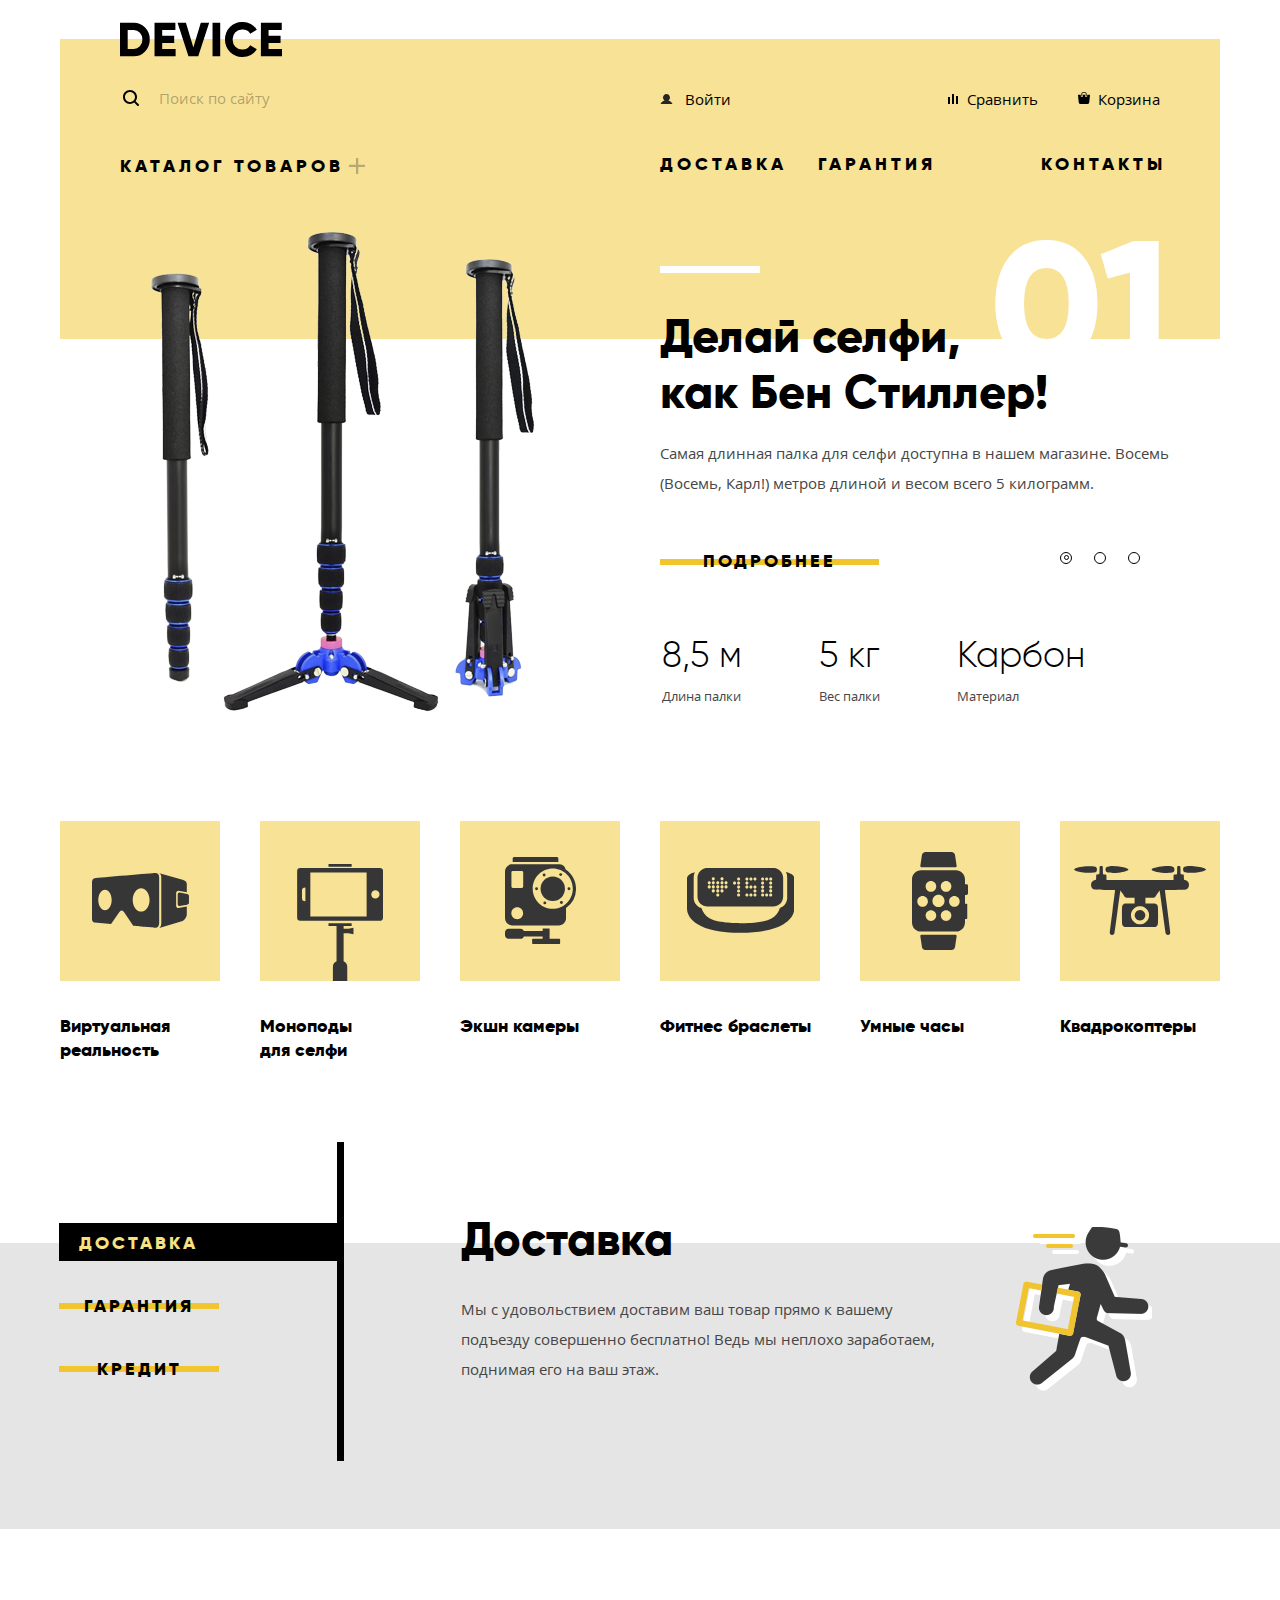
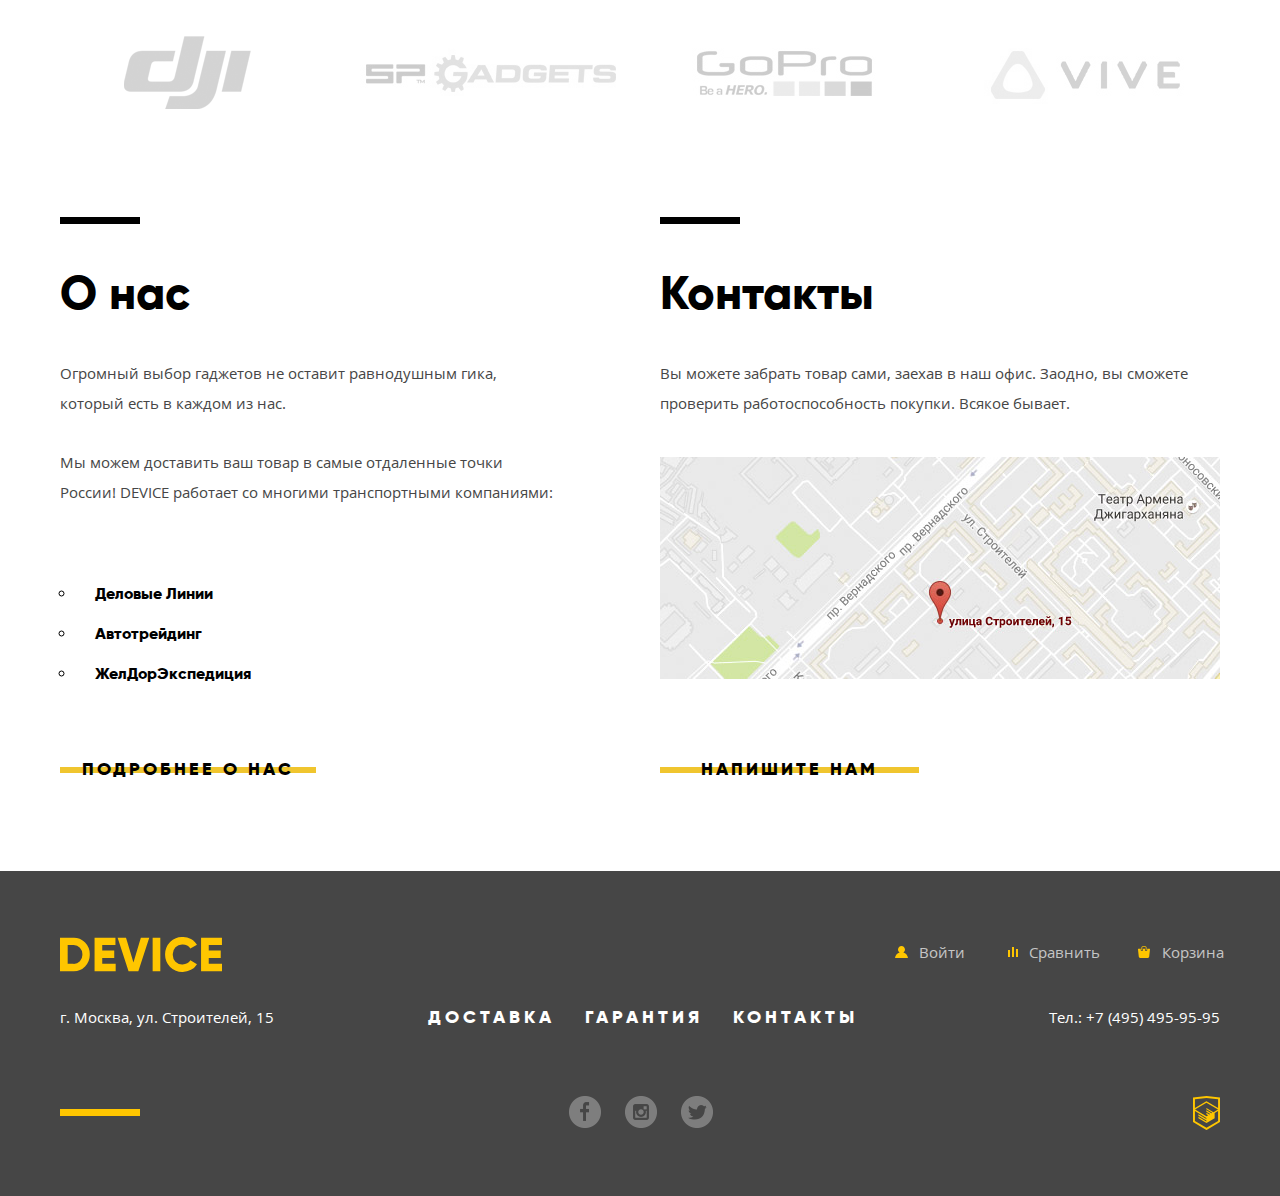
<file: index.html>
<!DOCTYPE html>
<html lang="ru">
<head>
	<meta charset="utf-8">
	<title>Интернет магазин Device</title>
	<link rel="stylesheet" href="css/normalize-min.css">
	<link rel="stylesheet" href="css/style-min.css">
</head>
<body>
	<header>
		<div class="container">
			<div class="main-header main-header-index">
				<div class="logo">
					<a class="header-logo logo-index">
						<img src="img/logo-header.svg" alt="Логотип Device" width="162" height="35">
					</a>
				</div>
				<div class="navigation">
					<form class="search-form" action="#" method="get">
						<label class="visually-hidden" for="search">Поиск по сайту</label>
						<input class="input-search" type="text" id="search" name="search" placeholder="Поиск по сайту">
						<button class="find-button" type="submit" name="button">Найти</button>
					</form>
					<ul class="no-style header-list">
						<li>
							<a class="user-navigation user-navigation-enter index-perfect login-link" href="user-link.html">
								Войти
							</a>
						</li>
						<li>
							<a class="user-navigation header-compare" href="compare.html">
								Сравнить
							</a>
						</li>
						<li>
							<a class="user-navigation header-cart" href="cart.html">
								Корзина
							</a>
						</li>
					</ul>
				</div>
				<nav class="main-navigation">
					<ul class="no-style catalog-navigation">
						<li>
							<a class="catalog-navigation-link" href="catalog.html">Каталог товаров
							</a>
							<ul class="no-style menu-list">
								<li class="menu-list-option">
									<a class="catalog-navigation-filter" href="#">Виртуальная реальность</a>
									<a class="catalog-navigation-filter" href="#">Моноподы для селфи</a>
									<a class="catalog-navigation-filter" href="#">Экшн-камеры</a>
								</li>
								<li class="menu-list-option">
									<a class="catalog-navigation-filter" href="#">Фитнес-браслеты</a>
									<a class="catalog-navigation-filter" href="#">Умные часы</a>
								</li>
								<li class="menu-list-option">
									<a class="catalog-navigation-filter" href="#">Квадрокоптеры</a>
								</li>
							</ul>
						</li>
					</ul>
					<ul class="no-style info-list">
						<li class="delivery">
							<a class="site-navigation" href="delivery.html">Доставка</a>
						</li>
						<li class="warranty warranty-index">
							<a class="site-navigation" href="warranty.html">Гарантия</a>
						</li>
						<li class="contacts-link">
							<a class="site-navigation" href="contacts.html">Контакты</a>
						</li>
					</ul>
				</nav>
			</div>
		</div>
	</header>
	<main>
		<div class="container">
			<section class="slider">
				<h1 class="visually-hidden">Каталог товаров</h1>
				<div class="slider-inner">
					<div class="white-line"></div>
					<input class="slider-radio slider-radio-1" type="radio" id="btn-1" name="toggle" checked>
					<input class="slider-radio slider-radio-2" type="radio" id="btn-2" name="toggle">
					<input class="slider-radio slider-radio-3" type="radio" id="btn-3" name="toggle">
					<div class="slider-controls">
						<label class="slider-label" for="btn-1"></label>
						<label class="slider-label" for="btn-2"></label>
						<label class="slider-label" for="btn-3"></label>
					</div>
					<div class="slider-slides slider-slides-1">
						<div class="slide-img slide-img-1">
							<img src="img/slider-1.png" alt="Палка для селфи" width="384" height="486">
						</div>
						<div class="img-info slider-head-one">
							<h2 class="slider-head">Делай селфи,<br>как Бен Стиллер!</h2>
							<p class="slider-text">Самая длинная палка для селфи доступна в нашем магазине. Восемь (Восемь, Карл!) метров длиной и весом всего 5 килограмм.</p>
							<a class="info property-info" href="product-info.html">Подробнее</a>
							<table>
								<tr class="item-property-style">
									<td class="item-property">8,5 м</td>
									<td class="item-property">5 кг</td>
									<td class="item-property">Карбон</td>
								</tr>
								<tr class="item-property-name">
									<td class="item-property">Длина палки</td>
									<td class="item-property">Вес палки</td>
									<td class="item-property">Материал</td>
								</tr>
							</table>
						</div>
					</div>
					<div class="slider-slides slider-slides-2">
						<div class="slide-img slide-img-2">
							<img src="img/slider-2.png" alt="Фитнес браслет" width="345" height="485">
						</div>
						<div class="img-info slider-head-two">
							<h2 class="slider-head">Худеем<br> правильно!</h2>
							<p class="slider-text">Мотивирующие фитнес-браслеты помогут найти в себе силы не пропускать занятия и соблюдать диету.</p>
							<a class="info property-info" href="product-info.html">Подробнее</a>
							<table>
								<tr class="item-property-style">
									<td class="item-property">48 часов</td>
								</tr>
								<tr class="item-property-name">
									<td class="item-property">Без подзарядки</td>
								</tr>
							</table>
						</div>
					</div>
					<div class="slider-slides slider-slides-3">
						<div class="slide-img slide-img-3">
							<img src="img/slider-3.png" alt="Квадрокоптер с камерой" width="526" height="334">
						</div>
						<div class="img-info slider-head-three">
							<h2 class="slider-head">Порхает как бабочка, жалит как пчела!</h2>
							<p class="slider-text">Этот обычный, на первый взгляд, квадрокоптер оснащен мощным лазером, замаскированным под стандартную камеру.</p>
							<a class="info property-info" href="product-info.html">Подробнее</a>
							<table>
								<tr class="item-property-style">
									<td class="item-property">800 м</td>
									<td class="item-property">50 м</td>
								</tr>
								<tr class="item-property-name">
									<td class="item-property">Дальность полета</td>
									<td class="item-property">Радиус поражения</td>
								</tr>
							</table>
						</div>
					</div>
				</div>
			</section>
			<div class="popular-menu">
					<ul class="popular-menu-list">
						<li class="popular-menu-option">
							<a href="#" class="popular-link">
								<span class="popular-menu-img">
									<svg class="populars" xmlns="http://www.w3.org/2000/svg" width="97" height="55" viewBox="0 0 97 55"><g><path d="M84.131 32.639V20.003c0-1.309 1.045-2.37 2.335-2.37l8.326 1.581V11.02c0-2.355-1.708-3.431-4.202-4.265L67.403.175c1.616 1.391 1.889 2.04 1.889 4.396V49.78c0 2.356-.45 4.066-1.967 5.21l23.265-7.065c2.401-.833 4.202-4.216 4.202-6.572V33.44l-8.326 1.567c-1.29.002-2.335-1.06-2.335-2.368z"/><path d="M95.129 20.979l-7.598-1.444c-1.008 0-1.824.829-1.824 1.851v9.868c0 1.023.816 1.852 1.824 1.852l7.598-1.431c1.154-.419 1.824-.829 1.824-1.852V22.83c0-1.022-.766-1.507-1.824-1.851zM67.17 4.483c0-5.08-4.232-4.459-4.232-4.459S5.832 4.738 2.838 5.145.001 9.532.001 9.532L0 45.812c0 3.743 2.599 3.753 2.599 3.753l16.477 1.403L27.212 39.3s1.109-1.828 2.505-1.828c1.397 0 2.432 1.861 2.432 1.861l9.061 13.521s18.895 1.909 22.521 1.909c3.626-.001 3.439-5.024 3.439-5.024V4.483zM12.982 37.192c-3.698 0-6.696-4.601-6.696-10.275s2.998-10.275 6.696-10.275c3.698 0 6.696 4.601 6.696 10.275s-2.998 10.275-6.696 10.275zm36.158 1.426c-4.662 0-8.441-5.239-8.441-11.701 0-6.463 3.78-11.702 8.441-11.702 4.662 0 8.442 5.239 8.442 11.702 0 6.462-3.78 11.701-8.442 11.701z"/></g></svg>
								</span>
								Виртуальная реальность
							</a>
						</li>
						<li class="popular-menu-option">
							<a href="#" class="popular-link">
								<span class="popular-menu-img popular-monopod">
									<svg class="populars" xmlns="http://www.w3.org/2000/svg" width="86" height="117" viewBox="0 0 86 117"><g><path d="M82.821 4.011H3.33A3.188 3.188 0 0 0 .142 7.199v46.413a3.187 3.187 0 0 0 3.188 3.189h79.492a3.188 3.188 0 0 0 3.189-3.189V7.199a3.189 3.189 0 0 0-3.19-3.188zM8.392 37.236h-.226a3.19 3.19 0 0 1-3.189-3.189v-7.283a3.188 3.188 0 0 1 3.189-3.188h.226v13.66zm61.231 15.172H13.341V8.402h56.282v44.006zM78.4 34.552c-2.289 0-4.146-1.855-4.146-4.147s1.856-4.147 4.146-4.147a4.146 4.146 0 1 1 0 8.294zM31.497 0h23.157v2.758H31.497zM46.608 64.861v-2.973h8.046V59.13H31.498v2.758h8.045v35.246a6.068 6.068 0 0 0-3.635 5.559V117h14.335v-14.307a6.062 6.062 0 0 0-3.636-5.557v-27.99h4.796l5.051 1.213v-6.711l-5.051 1.213h-4.795z"/></g></svg>
								</span>
								Моноподы<br>для селфи
							</a>
						</li>
						<li class="popular-menu-option">
							<a href="#" class="popular-link">
								<span class="popular-menu-img">
									<svg class="populars" xmlns="http://www.w3.org/2000/svg" width="71" height="87" viewBox="0 0 71 87"><g><path d="M53.349 1.49c0-.736-.578-1.49-1.311-1.49H9.053C8.32 0 7.672.754 7.672 1.49v3.522h45.676V1.49zM54.202 81.809h-9.597V71.426h-6.958v2.507H18.774c-.537-1.254-1.757-2.148-3.181-2.148H3.559C1.642 71.784 0 73.387 0 75.311v3.018c0 1.924 1.642 3.48 3.559 3.48h12.035c1.511 0 2.792-.896 3.269-2.326h18.785v2.326H28.13c-.533 0-1.01.437-1.01.972v3.172c0 .535.478 1.048 1.01 1.048h26.072c.533 0 .93-.513.93-1.048V82.78c0-.535-.397-.971-.93-.971zM60.666 12.39a7.037 7.037 0 0 0-6.771-5.05H7.148C3.25 7.34 0 10.449 0 14.361v46.9c0 3.912 3.25 7.121 7.148 7.121h46.747c3.898 0 7.126-3.209 7.126-7.121V50.915a23.228 23.228 0 0 0 10.001-19.164c-.001-8.079-4.132-15.181-10.356-19.361zM12.238 62.151c-3.259 0-5.901-2.65-5.901-5.921 0-3.27 2.642-5.922 5.901-5.922s5.902 2.652 5.902 5.922c0 3.271-2.643 5.921-5.902 5.921zm5.961-32.605a1.42 1.42 0 0 1-1.418 1.422h-8.94a1.42 1.42 0 0 1-1.418-1.422v-14.16a1.42 1.42 0 0 1 1.418-1.423h8.939a1.42 1.42 0 0 1 1.418 1.423v14.16zm29.563 22.312c-11.076 0-20.057-9.01-20.057-20.123s8.98-20.124 20.057-20.124c11.077 0 20.058 9.01 20.058 20.124s-8.981 20.123-20.058 20.123z"/><ellipse cx="47.762" cy="31.735" rx="12.188" ry="12.229"/><circle cx="31.562" cy="31.736" r="1.435"/><circle cx="63.963" cy="31.736" r="1.435"/><circle cx="39.109" cy="17.994" r="1.435"/><ellipse cx="56.415" cy="45.476" rx="1.43" ry="1.436"/><circle cx="55.697" cy="17.565" r="1.435"/><circle cx="39.828" cy="45.906" r="1.435"/></g></svg>
								</span>
								Экшн камеры
							</a>
						</li>
						<li class="popular-menu-option">
							<a href="#" class="popular-link">
								<span class="popular-menu-img">
									<svg class="populars" version="1.1" id="Layer_1" xmlns="http://www.w3.org/2000/svg" xmlns:xlink="http://www.w3.org/1999/xlink" x="0px" y="0px"
									width="107px" height="65px" viewBox="0 0 107 65" enable-background="new 0 0 107 65" xml:space="preserve">
									<g>
									<path d="M98.967,4.074c0.752,1.441,1.209,3.08,1.209,4.818v21.102c0,4.616-3.092,8.527-7.246,9.9
									c-1.325,3.987-3.778,7.854-8.051,10.432c-8.676,5.231-31.124,4.837-31.198,4.837c-0.078,0-22.513,0.395-31.189-4.837
									c-4.216-2.545-6.708-6.347-8.042-10.279c-4.418-1.209-7.756-5.251-7.756-10.053V8.893c0-1.688,0.427-3.282,1.139-4.693
									C4.17,5.109,0,6.918,0,10.434c0,6.243,0,25.687,0,29.983C0,50.668,11.839,64.85,53.657,64.85c41.82,0,53.657-14.182,53.657-24.433
									c0-4.296,0-23.74,0-29.983C107.313,6.75,102.738,4.94,98.967,4.074z"/>
									<path d="M20.561,38.459h65.523c5.564,0,10.074-4.513,10.074-10.077V9.935c0-5.563-4.51-10.075-10.074-10.075H20.561
									c-5.564,0-10.075,4.511-10.075,10.075v18.447C10.486,33.946,14.997,38.459,20.561,38.459z M83.695,9.468
									c0.867,0,1.569,0.703,1.569,1.57c0,0.866-0.702,1.569-1.569,1.569s-1.568-0.703-1.568-1.569
									C82.127,10.17,82.828,9.468,83.695,9.468z M83.695,13.507c0.867,0,1.569,0.703,1.569,1.568c0,0.867-0.702,1.569-1.569,1.569
									s-1.568-0.702-1.568-1.569C82.127,14.21,82.828,13.507,83.695,13.507z M83.695,17.546c0.867,0,1.569,0.702,1.569,1.569
									c0,0.866-0.702,1.569-1.569,1.569s-1.568-0.703-1.568-1.569C82.127,18.248,82.828,17.546,83.695,17.546z M83.695,21.373
									c0.867,0,1.569,0.704,1.569,1.569c0,0.867-0.702,1.568-1.569,1.568s-1.568-0.701-1.568-1.568
									C82.127,22.076,82.828,21.373,83.695,21.373z M83.695,25.412c0.867,0,1.569,0.702,1.569,1.569c0,0.865-0.702,1.568-1.569,1.568
									s-1.568-0.704-1.568-1.568C82.127,26.114,82.828,25.412,83.695,25.412z M79.656,9.468c0.867,0,1.568,0.703,1.568,1.57
									c0,0.866-0.701,1.569-1.568,1.569c-0.865,0-1.568-0.703-1.568-1.569C78.088,10.17,78.791,9.468,79.656,9.468z M79.656,25.412
									c0.867,0,1.568,0.702,1.568,1.569c0,0.865-0.701,1.568-1.568,1.568c-0.865,0-1.568-0.704-1.568-1.568
									C78.088,26.114,78.791,25.412,79.656,25.412z M75.619,9.468c0.865,0,1.568,0.703,1.568,1.57c0,0.866-0.703,1.569-1.568,1.569
									c-0.867,0-1.569-0.703-1.569-1.569C74.05,10.17,74.752,9.468,75.619,9.468z M75.619,13.507c0.865,0,1.568,0.703,1.568,1.568
									c0,0.867-0.703,1.569-1.568,1.569c-0.867,0-1.569-0.702-1.569-1.569C74.05,14.21,74.752,13.507,75.619,13.507z M75.619,17.546
									c0.865,0,1.568,0.702,1.568,1.569c0,0.866-0.703,1.569-1.568,1.569c-0.867,0-1.569-0.703-1.569-1.569
									C74.05,18.248,74.752,17.546,75.619,17.546z M75.619,21.373c0.865,0,1.568,0.704,1.568,1.569c0,0.867-0.703,1.568-1.568,1.568
									c-0.867,0-1.569-0.701-1.569-1.568C74.05,22.076,74.752,21.373,75.619,21.373z M75.619,25.412c0.865,0,1.568,0.702,1.568,1.569
									c0,0.865-0.703,1.568-1.568,1.568c-0.867,0-1.569-0.704-1.569-1.568C74.05,26.114,74.752,25.412,75.619,25.412z M67.965,9.468
									c0.867,0,1.568,0.703,1.568,1.57c0,0.866-0.701,1.569-1.568,1.569s-1.568-0.703-1.568-1.569C66.396,10.17,67.1,9.468,67.965,9.468z
									M67.965,17.546c0.867,0,1.568,0.702,1.568,1.569c0,0.866-0.701,1.569-1.568,1.569s-1.568-0.703-1.568-1.569
									C66.396,18.248,67.1,17.546,67.965,17.546z M67.965,21.427c0.867,0,1.568,0.701,1.568,1.568c0,0.865-0.701,1.569-1.568,1.569
									s-1.568-0.704-1.568-1.569C66.396,22.128,67.1,21.427,67.965,21.427z M67.965,25.412c0.867,0,1.568,0.702,1.568,1.569
									c0,0.865-0.701,1.568-1.568,1.568s-1.568-0.704-1.568-1.568C66.396,26.114,67.1,25.412,67.965,25.412z M63.926,9.468
									c0.867,0,1.57,0.703,1.57,1.57c0,0.866-0.703,1.569-1.57,1.569c-0.865,0-1.569-0.703-1.569-1.569
									C62.356,10.17,63.061,9.468,63.926,9.468z M63.926,17.546c0.867,0,1.57,0.702,1.57,1.569c0,0.866-0.703,1.569-1.57,1.569
									c-0.865,0-1.569-0.703-1.569-1.569C62.356,18.248,63.061,17.546,63.926,17.546z M63.926,25.412c0.867,0,1.57,0.702,1.57,1.569
									c0,0.865-0.703,1.568-1.57,1.568c-0.865,0-1.569-0.704-1.569-1.568C62.356,26.114,63.061,25.412,63.926,25.412z M59.888,9.468
									c0.865,0,1.569,0.703,1.569,1.57c0,0.866-0.704,1.569-1.569,1.569c-0.867,0-1.568-0.703-1.568-1.569
									C58.319,10.17,59.021,9.468,59.888,9.468z M59.888,13.507c0.865,0,1.569,0.703,1.569,1.568c0,0.867-0.704,1.569-1.569,1.569
									c-0.867,0-1.568-0.702-1.568-1.569C58.319,14.21,59.021,13.507,59.888,13.507z M59.888,17.546c0.865,0,1.569,0.702,1.569,1.569
									c0,0.866-0.704,1.569-1.569,1.569c-0.867,0-1.568-0.703-1.568-1.569C58.319,18.248,59.021,17.546,59.888,17.546z M59.888,25.412
									c0.865,0,1.569,0.702,1.569,1.569c0,0.865-0.704,1.568-1.569,1.568c-0.867,0-1.568-0.704-1.568-1.568
									C58.319,26.114,59.021,25.412,59.888,25.412z M51.598,9.468c0.867,0,1.569,0.703,1.569,1.57c0,0.866-0.702,1.569-1.569,1.569
									c-0.867,0-1.568-0.703-1.568-1.569C50.029,10.17,50.731,9.468,51.598,9.468z M51.598,13.507c0.867,0,1.569,0.703,1.569,1.568
									c0,0.867-0.702,1.569-1.569,1.569c-0.867,0-1.568-0.702-1.568-1.569C50.029,14.21,50.731,13.507,51.598,13.507z M51.598,17.546
									c0.867,0,1.569,0.702,1.569,1.569c0,0.866-0.702,1.569-1.569,1.569c-0.867,0-1.568-0.703-1.568-1.569
									C50.029,18.248,50.731,17.546,51.598,17.546z M51.598,21.427c0.867,0,1.569,0.701,1.569,1.568c0,0.865-0.702,1.569-1.569,1.569
									c-0.867,0-1.568-0.704-1.568-1.569C50.029,22.128,50.731,21.427,51.598,21.427z M51.598,25.412c0.867,0,1.569,0.702,1.569,1.569
									c0,0.865-0.702,1.568-1.569,1.568c-0.867,0-1.568-0.704-1.568-1.568C50.029,26.114,50.731,25.412,51.598,25.412z M47.559,13.507
									c0.867,0,1.568,0.703,1.568,1.568c0,0.867-0.701,1.569-1.568,1.569s-1.569-0.702-1.569-1.569
									C45.99,14.21,46.691,13.507,47.559,13.507z M39.057,13.295c0.865,0,1.569,0.703,1.569,1.568c0,0.867-0.704,1.569-1.569,1.569
									c-0.867,0-1.571-0.703-1.571-1.569C37.486,13.998,38.189,13.295,39.057,13.295z M39.057,17.333c0.865,0,1.569,0.703,1.569,1.57
									c0,0.866-0.704,1.57-1.569,1.57c-0.867,0-1.571-0.704-1.571-1.57C37.486,18.036,38.189,17.333,39.057,17.333z M35.018,9.255
									c0.865,0,1.568,0.703,1.568,1.57c0,0.866-0.704,1.568-1.568,1.568c-0.867,0-1.569-0.703-1.569-1.568
									C33.449,9.958,34.15,9.255,35.018,9.255z M35.018,13.295c0.865,0,1.568,0.703,1.568,1.568c0,0.867-0.704,1.569-1.568,1.569
									c-0.867,0-1.569-0.703-1.569-1.569C33.449,13.998,34.15,13.295,35.018,13.295z M35.018,17.333c0.865,0,1.568,0.703,1.568,1.57
									c0,0.866-0.704,1.57-1.568,1.57c-0.867,0-1.569-0.704-1.569-1.57C33.449,18.036,34.15,17.333,35.018,17.333z M35.018,21.373
									c0.865,0,1.568,0.704,1.568,1.569c0,0.867-0.704,1.568-1.568,1.568c-0.867,0-1.569-0.701-1.569-1.568
									C33.449,22.076,34.15,21.373,35.018,21.373z M30.764,13.295c0.867,0,1.569,0.703,1.569,1.568c0,0.867-0.702,1.569-1.569,1.569
									c-0.867,0-1.568-0.703-1.568-1.569C29.196,13.998,29.897,13.295,30.764,13.295z M30.764,17.333c0.867,0,1.569,0.703,1.569,1.57
									c0,0.866-0.702,1.57-1.569,1.57c-0.867,0-1.568-0.704-1.568-1.57C29.196,18.036,29.897,17.333,30.764,17.333z M30.764,21.373
									c0.867,0,1.569,0.704,1.569,1.569c0,0.867-0.702,1.568-1.569,1.568c-0.867,0-1.568-0.701-1.568-1.568
									C29.196,22.076,29.897,21.373,30.764,21.373z M30.764,25.412c0.867,0,1.569,0.702,1.569,1.569c0,0.865-0.702,1.568-1.569,1.568
									c-0.867,0-1.568-0.704-1.568-1.568C29.196,26.114,29.897,25.412,30.764,25.412z M26.3,9.255c0.867,0,1.571,0.703,1.571,1.57
									c0,0.866-0.704,1.568-1.571,1.568c-0.865,0-1.569-0.703-1.569-1.568C24.731,9.958,25.435,9.255,26.3,9.255z M26.3,13.295
									c0.867,0,1.571,0.703,1.571,1.568c0,0.867-0.704,1.569-1.571,1.569c-0.865,0-1.569-0.703-1.569-1.569
									C24.731,13.998,25.435,13.295,26.3,13.295z M26.3,17.333c0.867,0,1.571,0.703,1.571,1.57c0,0.866-0.704,1.57-1.571,1.57
									c-0.865,0-1.569-0.704-1.569-1.57C24.731,18.036,25.435,17.333,26.3,17.333z M26.3,21.373c0.867,0,1.571,0.704,1.571,1.569
									c0,0.867-0.704,1.568-1.571,1.568c-0.865,0-1.569-0.701-1.569-1.568C24.731,22.076,25.435,21.373,26.3,21.373z M22.263,13.295
									c0.865,0,1.569,0.703,1.569,1.568c0,0.867-0.704,1.569-1.569,1.569c-0.867,0-1.569-0.703-1.569-1.569
									C20.694,13.998,21.396,13.295,22.263,13.295z M22.263,17.333c0.865,0,1.569,0.703,1.569,1.57c0,0.866-0.704,1.57-1.569,1.57
									c-0.867,0-1.569-0.704-1.569-1.57C20.694,18.036,21.396,17.333,22.263,17.333z"/>
									</g>
									</svg>
								</span>
								Фитнес браслеты
							</a>
						</li>
						<li class="popular-menu-option">
							<a href="#" class="popular-link">
								<span class="popular-menu-img">
									<svg class="populars" xmlns="http://www.w3.org/2000/svg" width="56" height="98" viewBox="0 0 56 98"><g><path d="M54.494 32.197h-1.515v-4.64c0-5.052-4.087-9.186-9.082-9.186H9.082C4.086 18.372 0 22.505 0 27.557v42.868c0 5.052 4.087 9.185 9.083 9.185h34.815c4.995 0 9.082-4.133 9.082-9.185V67.01h1.515a.764.764 0 0 0 .757-.764V52.467a.765.765 0 0 0-.757-.766H52.98v-8.788h1.515c.832 0 1.514-.688 1.514-1.531v-7.654a1.529 1.529 0 0 0-1.515-1.531zm-20.412-3.109c2.926 0 5.299 2.398 5.299 5.358s-2.373 5.358-5.299 5.358-5.298-2.398-5.298-5.358 2.372-5.358 5.298-5.358zm-15.137 0c2.925 0 5.298 2.398 5.298 5.358s-2.373 5.358-5.298 5.358c-2.926 0-5.298-2.398-5.298-5.358s2.372-5.358 5.298-5.358zM5.297 49.397c0-2.959 2.371-5.358 5.298-5.358 2.926 0 5.298 2.399 5.298 5.358 0 2.959-2.373 5.358-5.298 5.358-2.927.001-5.298-2.399-5.298-5.358zm13.648 19.497c-2.926 0-5.298-2.398-5.298-5.358s2.372-5.358 5.298-5.358c2.925 0 5.298 2.398 5.298 5.358s-2.373 5.358-5.298 5.358zm1.49-19.903c0-3.382 2.711-6.124 6.055-6.124s6.055 2.742 6.055 6.124-2.711 6.124-6.055 6.124c-3.344-.001-6.055-2.742-6.055-6.124zm13.647 19.903c-2.926 0-5.298-2.398-5.298-5.358s2.372-5.358 5.298-5.358 5.299 2.398 5.299 5.358-2.373 5.358-5.299 5.358zm8.302-14.138c-2.927 0-5.298-2.399-5.298-5.358 0-2.959 2.371-5.358 5.298-5.358 2.926 0 5.298 2.399 5.298 5.358 0 2.958-2.372 5.358-5.298 5.358zM9.646 15.31h33.687c.843 0 1.432-.681 1.306-1.514L43.023 3.028l-.002-.002C42.771 1.362 41.189 0 39.506 0H13.474c-1.686 0-3.268 1.362-3.517 3.028L8.342 13.795c-.125.833.461 1.515 1.304 1.515zM43.333 82.671H9.646c-.843 0-1.429.683-1.304 1.516l1.615 10.767c.25 1.666 1.832 3.028 3.516 3.028h26.032c1.684 0 3.266-1.362 3.517-3.026v-.002l1.615-10.767c.128-.833-.461-1.516-1.304-1.516z"/></g></svg>
								</span>
								Умные часы
							</a>
						</li>
						<li class="popular-menu-option">
							<a href="#" class="popular-link popular-link-last">
								<span class="popular-menu-img">
									<svg class="populars" xmlns="http://www.w3.org/2000/svg" width="132" height="69" viewBox="0 0 132 69"><g><path d="M12.052.258C6.507.745 1.838 1.85.575 2.93c-.722.616-.722.616-.232 1.156.644.72 3.713 1.645 7.247 2.237 3.998.668 12.51.693 13.724.051 1.211-.668 1.624-1.414 1.624-2.981 0-1.619-.62-2.416-2.218-2.853C19.274.154 14.94 0 12.052.258zM25.774.488c-.129.283-.258 2.108-.258 4.112 0 4.061.155 3.778-2.192 3.933l-1.03.077-.13 2.545-.129 2.544-1.186.283c-2.58.668-4 2.595-3.792 5.294.128 1.927 1.03 3.341 2.579 4.087 1.109.513 1.47.538 11.246.538 5.545 0 10.137.079 10.188.18.051.13-1.11 9.408-2.58 20.64-1.444 11.23-2.682 20.997-2.708 21.666-.051 1.617.826 2.62 2.348 2.62 1.237 0 2.012-.64 2.321-1.9.13-.514 1.496-10.334 3.018-21.822 1.522-11.463 2.863-20.869 2.94-20.869.104 0 1.084 1.413 2.193 3.136 2.94 4.626 2.399 4.317 7.635 4.317h4.359v5.63l-5.133.077c-4.72.077-5.21.127-5.881.615-1.573 1.157-1.625 1.415-1.625 10.977 0 9.534.026 9.792 1.522 11.05l.851.695H81.695l.851-.696c1.496-1.257 1.52-1.515 1.52-11.05 0-9.56-.05-9.819-1.622-10.976-.671-.488-1.161-.538-5.882-.615l-5.132-.077v-5.63h4.36c5.234 0 4.693.309 7.633-4.317 1.11-1.723 2.09-3.136 2.194-3.136.076 0 1.418 9.406 2.94 20.869 1.522 11.488 2.889 21.308 3.018 21.821.31 1.26 1.082 1.902 2.321 1.902 1.521 0 2.4-1.004 2.347-2.621-.026-.67-1.264-10.436-2.71-21.666-1.468-11.232-2.63-20.51-2.577-20.64.05-.101 4.641-.18 10.19-.18 9.774 0 10.135-.025 11.243-.538 1.548-.746 2.45-2.16 2.58-4.087.206-2.699-1.212-4.626-3.792-5.294l-1.187-.283-.127-2.544-.13-2.545-1.031-.077c-2.347-.155-2.194.128-2.194-3.933 0-2.004-.128-3.829-.257-4.112-.206-.36-.543-.488-1.367-.488-.619 0-1.238.128-1.42.309-.206.205-.31 1.465-.31 3.932 0 2.467-.102 3.727-.309 3.932-.18.18-.901.308-1.65.308-1.625 0-1.65.052-1.65 3.11v2.287H32.48v-2.287c0-3.058-.024-3.11-1.65-3.11-.748 0-1.47-.129-1.65-.308-.207-.205-.31-1.465-.31-3.932 0-2.467-.103-3.727-.31-3.932-.18-.18-.8-.309-1.418-.309-.825 0-1.16.128-1.368.488zm42.843 40.12c2.889.899 5.392 3.393 6.166 6.168.439 1.543.31 4.216-.284 5.784-.696 1.875-2.685 4.01-4.565 4.935-1.29.642-1.754.719-3.921.719s-2.631-.077-3.92-.719c-1.885-.926-3.87-3.06-4.567-4.935-.592-1.568-.722-4.24-.283-5.784.748-2.723 3.25-5.27 6.061-6.168 2.012-.642 3.3-.642 5.313 0z"/><path d="M63.794 44.438c-2.037.925-3.507 3.649-3.069 5.73.774 3.677 4.823 5.553 7.996 3.702 1.985-1.158 2.99-3.547 2.45-5.783-.568-2.39-2.734-4.138-5.158-4.138-.646 0-1.626.232-2.22.489zM36.092.154c-3.92.668-4.513 1.131-4.513 3.444 0 1.825.463 2.416 2.268 2.956 1.55.462 7.172.514 10.5.128 6.86-.822 11.321-2.544 9.698-3.752-1.265-.9-4.902-1.876-9.054-2.39-2.475-.308-7.996-.54-8.9-.386zM89.484.258C83.165.848 77.62 2.339 77.62 3.444c0 1.722 7.84 3.47 15.63 3.495 5.804 0 7.196-.642 7.196-3.34 0-1.825-.619-2.622-2.373-3.085C96.423.103 92.398 0 89.484.258zM112.776.283c-1.78.231-3.018.77-3.43 1.491-.387.77-.31 2.904.154 3.572.928 1.31 1.652 1.465 7.068 1.465 3.661 0 5.802-.129 7.867-.488 3.534-.592 6.603-1.517 7.248-2.237.49-.54.49-.54-.233-1.156-1.34-1.13-5.958-2.185-11.916-2.672-3.481-.283-4.488-.283-6.758.025z"/></g></svg>
								</span>
								Квадрокоптеры
							</a>
						</li>
					</ul>
			</div>
		</div>
		<section class="purchase-delivery-credit">
			<aside class="sales-left-column">
				<ul class="no-style sales-list">
					<li>
						<a href="#" class="sales sales-delivery">Доставка</a>
					</li>
					<li>
						<a  href="#" class="sales sales-warranty">Гарантия</a>
					</li>
					<li>
						<a href="#" class="sales sales-credit">Кредит</a>
					</li>
				</ul>
				<span class="decor-line"></span>
			</aside>
			<div class="sales-info sales-info-delivery">
				<h3 class="delivery-head">Доставка</h3>
				<p class="delivery-text">Мы с удовольствием доставим ваш товар прямо к вашему подъезду совершенно бесплатно! Ведь мы неплохо заработаем, поднимая его на ваш этаж.</p>
			</div>
			<div class="sales-info sales-info-warranty">
				<h3 class="warranty-head">Гарантия</h3>
				<p class="warranty-text">Если из-за возгорания купленного у нас товара у вас сгорит дом — не переживайте, мы выдадим вам новый.<br> Товар, не дом, конечно же.</p>
			</div>
			<div class="sales-info sales-info-credit">
				<h3 class="credit-head">Кредит</h3>
				<p class="credit-text">Залезть в долговую яму стало проще! Кредитные консультанты подберут для вас наиболее выгодные условия кредита. Выгодные для нашего банка, разумеется.</p>
			</div>
		</section>
		<div class="container">
			<section class="our-partners">
				<ul class="no-style partners-list">
					<li>
						<a href="#" class="link-to-partner">
							<img src="img/logo-1.png" alt="Логотип партнера №1" width="260" height="100">
						</a>
					</li>
					<li>
						<a href="#" class="link-to-partner">
							<img src="img/logo-3.png" alt="Логотип партнера №2" width="260" height="100">
						</a>
					</li>
					<li>
						<a href="#" class="link-to-partner">
							<img src="img/logo-2.png" alt="Логотип партнера №3" width="260" height="100">
						</a>
					</li>
					<li>
						<a href="#" class="link-to-partner">
							<img src="img/logo-4.png" alt="Логотип партнера №4" width="260" height="100">
						</a>
					</li>
				</ul>
			</section>
			<section class="information">
				<div class="about-us">
					<h3 class="title title-information">О нас</h3>
					<p class="paragraph paragraph-1">Огромный выбор гаджетов не оставит равнодушным
					гика, который есть в каждом из нас.
					</p>
					<p class="paragraph paragraph-2">Мы можем доставить ваш товар в самые отдаленные
					точки России! DEVICE работает со многими
					транспортными компаниями:
					</p>
					<ul class="list">
						<li class="marker">Деловые Линии</li>
						<li class="marker">Автотрейдинг</li>
						<li class="marker">ЖелДорЭкспедиция</li>
					</ul>
					<a class="info" href="about-us.html">Подробнее о нас</a>
				</div>
				<div class="contacts">
					<h3 class="title title-information">Контакты</h3>
					<p class="paragraph paragraph-1 paragraph-before-map">Вы можете забрать товар сами, заехав в наш офис.
					Заодно, вы сможете проверить работоспособность
					покупки. Всякое бывает.
					</p>
					<p class="modal modal-map paragraph contacts-map">
						<a href="https://www.google.com/maps/place/%D1%83%D0%BB.+%D0%A1%D1%82%D1%80%D0%BE%D0%B8%D1%82%D0%B5%D0%BB%D0%B5%D0%B9,+15,+%D0%9C%D0%BE%D1%81%D0%BA%D0%B2%D0%B0,+%D0%A0%D0%BE%D1%81%D1%81%D0%B8%D1%8F,+119311/@55.687031,37.529618,17z/data=!4m5!3m4!1s0x46b54cf65f5c8955:0x694710ccd55501e!8m2!3d55.687031!4d37.529618?hl=ru-RU" target="_blank">
							<img src="img/map.jpg" width="560" height="222" alt="Наш адрес по улице Строителей, дом 15, г. Санкт-Петербург">
						</a>
					</p>
					<a class="feedback" href="contact-us.html">Напишите нам</a>
				</div>
			</section>
		</div>
	</main>
	<footer class="main-footer">
		<div class="container">
			<div class="main-footer-style">
				<a class="footer-logo" href="#top">
					<svg xmlns="http://www.w3.org/2000/svg" width="162.187" height="34.938" viewBox="0 0 162.187 34.938">
					<path fill="#ffc600" id="logo" d="M199.441,24.416v33.6h13.44a15.561,15.561,0,0,0,11.64-4.824,16.523,16.523,0,0,0,4.68-11.976,16.524,16.524,0,0,0-4.68-11.976,15.561,15.561,0,0,0-11.64-4.824h-13.44Zm7.68,26.208V31.808h5.76a8.559,8.559,0,0,1,6.456,2.568,9.448,9.448,0,0,1,2.472,6.84,9.446,9.446,0,0,1-2.472,6.84,8.557,8.557,0,0,1-6.456,2.568h-5.76Zm34.56-5.952h12v-7.3h-12V31.808h13.2V24.416H234v33.6h21.12V50.624h-13.44V44.672Zm36.1,13.344,10.944-33.6h-8.4l-7.44,24.72-7.44-24.72h-8.4l10.944,33.6h9.792Zm14.3,0h7.68v-33.6h-7.68v33.6ZM330.432,56.6a15.449,15.449,0,0,0,6-5.688l-6.624-3.84a7.456,7.456,0,0,1-3.144,3.024,9.749,9.749,0,0,1-4.632,1.1,9.493,9.493,0,0,1-7.128-2.736,9.945,9.945,0,0,1-2.664-7.248,9.946,9.946,0,0,1,2.664-7.248,9.493,9.493,0,0,1,7.128-2.736,9.787,9.787,0,0,1,4.608,1.08,7.578,7.578,0,0,1,3.168,3.048l6.624-3.84a15.8,15.8,0,0,0-6.048-5.688,17.21,17.21,0,0,0-8.352-2.088A17.061,17.061,0,0,0,304.56,41.216a17.061,17.061,0,0,0,17.472,17.472A17.3,17.3,0,0,0,330.432,56.6Zm17.76-11.928h12v-7.3h-12V31.808h13.2V24.416h-20.88v33.6h21.12V50.624h-13.44V44.672Z" transform="translate(-199.438 -23.75)"/>
					</svg>
				</a>
				<ul class="no-style footer-list">
					<li>
						<a class="footer-user-navigation footer-user-enter login-link footer-login-link" href="user-link.html">
							Войти
						</a>
					</li>
					<li>
						<a class="footer-user-navigation footer-compare" href="compare.html">
							Сравнить
						</a>
					</li>
					<li>
						<a class="footer-user-navigation footer-cart" href="cart.html">
							Корзина
						</a>
					</li>
				</ul>
			</div>
			<div class="main-footer-middle">
				<address class="address">г. Москва, ул. Строителей, 15</address>
				<ul class="no-style footer-list-1">
					<li>
						<a class="site-navigation-footer" href="delivery.html">Доставка</a>
					</li>
					<li>
						<a class="site-navigation-footer" href="warranty.html">Гарантия</a>
					</li>
					<li>
						<a class="site-navigation-footer" href="contacts.html">Контакты</a>
					</li>
				</ul>
				<p class="phone-number">Тел.: +7 (495) 495-95-95</p>
			</div>
			<div class="footer-social">
				<span class="footer-decoration-line"></span>
				 <ul class="no-style social-links">
					<li>
						<a href="#" class="social facebook"></a>
					</li>
					<li>
						<a href="#" class="social instagram"></a>
					</li>
				   <li>
					<a href="#" class="social twitter"></a>
				   </li>
				</ul>
				<span class="logo-link">
					<a class="logo-htmlacademy" href="https://htmlacademy.ru/intensive/htmlcss"></a>
				</span>
			</div>
		</div>
	</footer>
	<section class="modal feedback-section popup">
		<h3 class="visually-hidden">Напишите нам</h3>
		<form class="write-us" action="#" method="post">
			<div class="feedback-column">
			<p class="modal-feedback name">
				<label class="inputs-label" for="user-name">Ваше имя:
				</label>
				<input class="input-style inputs name-surname" type="text" id="user-name" name="name" placeholder="Имя Фамилия">
			</p>
			<p class="modal-feedback">
				<label class="inputs-label" for="user-email">Ваш email:
				</label>
				<input class="input-style inputs mail" type="text" id="user-email" name="email" placeholder="email@example.com">
			</p>
			</div>
			<p class="modal-feedback feedback-textarea">
				<label class="textarea-label" for="user-text">Текст письма:</label>
				<textarea class="input-style textarea-style" id="user-text" name="text" rows="5" cols="50" placeholder="В свободной форме"></textarea>
			</p>
			<div class="modal-controls">
				<button class="modal-send" type="submit">Отправить</button>
				<button class="modal-close feedback-close" type="button">закрыть</button>
			</div>
		</form>
	</section>
	<section class="modal hidden-modal-map popup">
		<iframe src="https://www.google.com/maps/embed?pb=!1m18!1m12!1m3!1d2249.1125488779976!2d37.52742931592807!3d55.687030980535816!2m3!1f0!2f0!3f0!3m2!1i1024!2i768!4f13.1!3m3!1m2!1s0x46b54cf65f5c8955%3A0x694710ccd55501e!2z0YPQuy4g0KHRgtGA0L7QuNGC0LXQu9C10LksIDE1LCDQnNC-0YHQutCy0LAsINCg0L7RgdGB0LjRjywgMTE5MzEx!5e0!3m2!1sru!2skz!4v1547644633707" width="960" height="559" style="border:0" allowfullscreen></iframe>
		<button class="modal-close map-close" type="button">Закрыть</button>
	</section>
	<script src="js/script-min.js"></script>
</body>
</html>
</file>
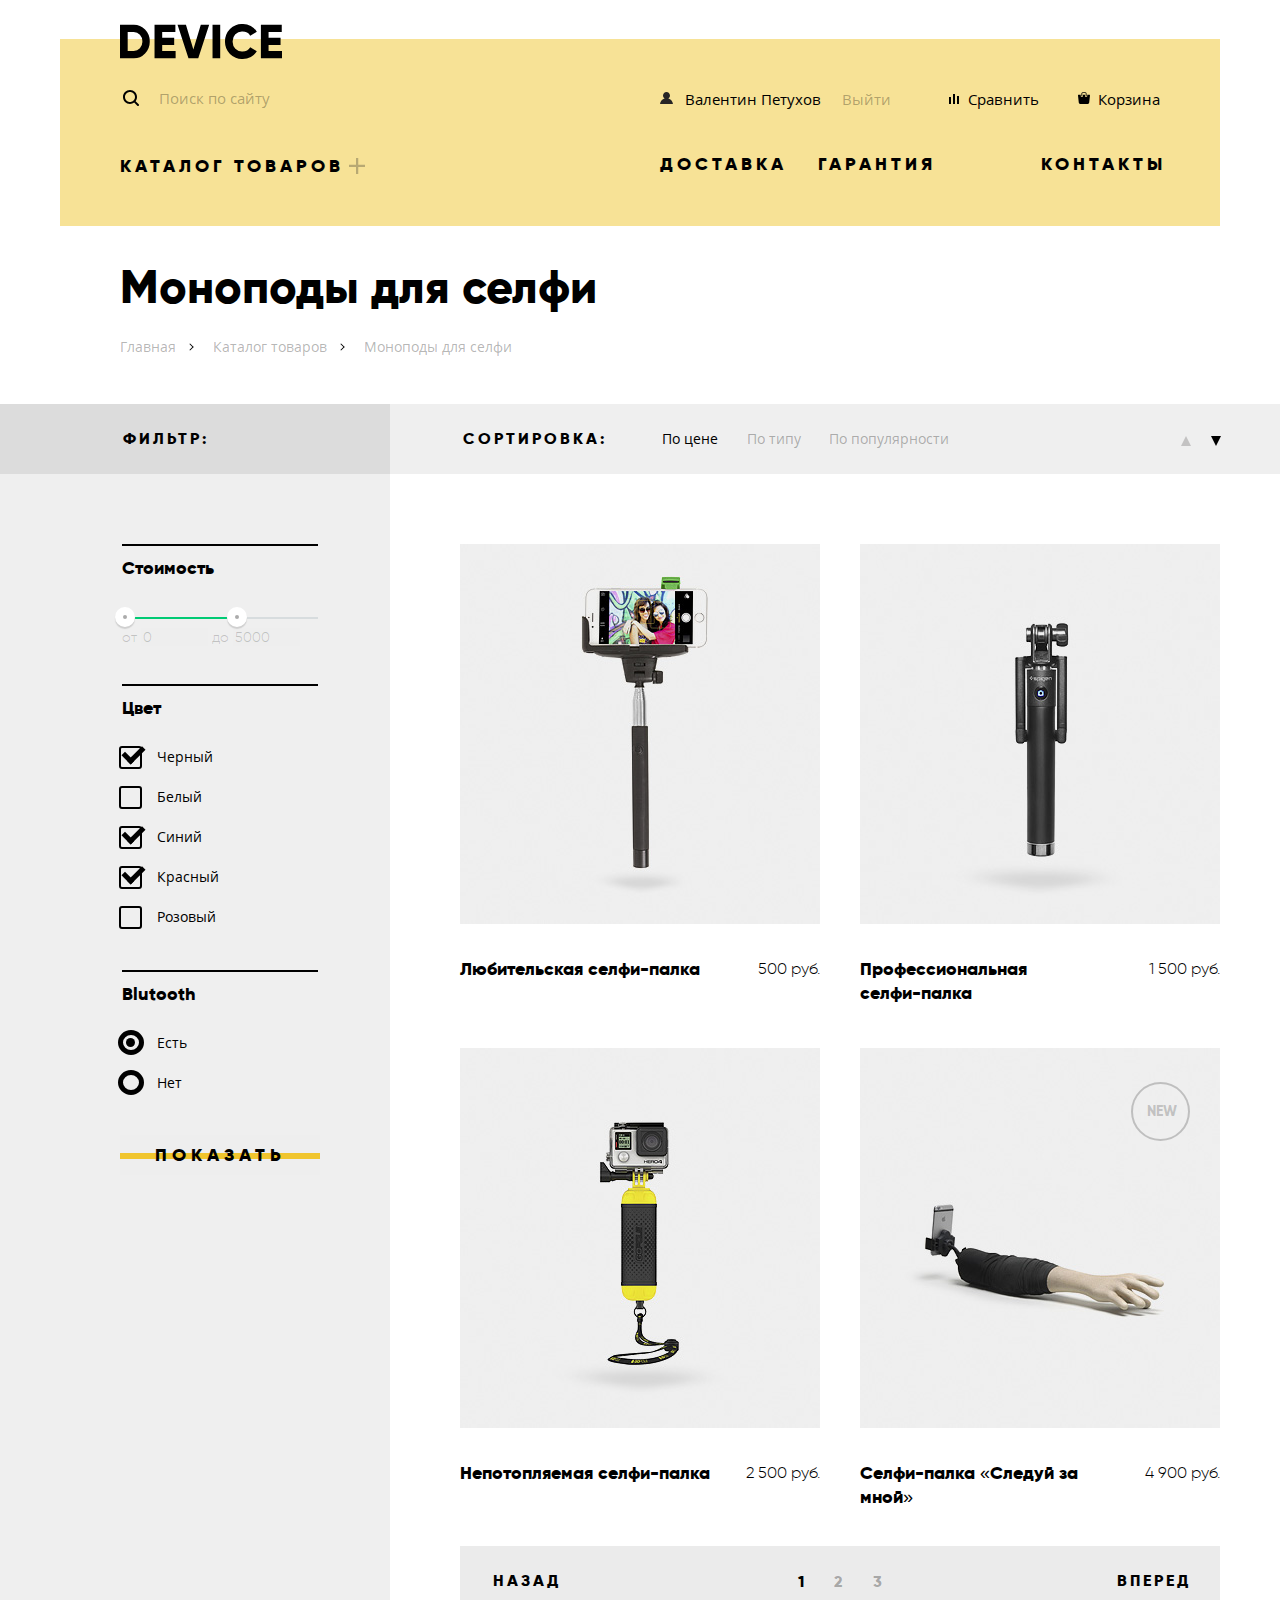
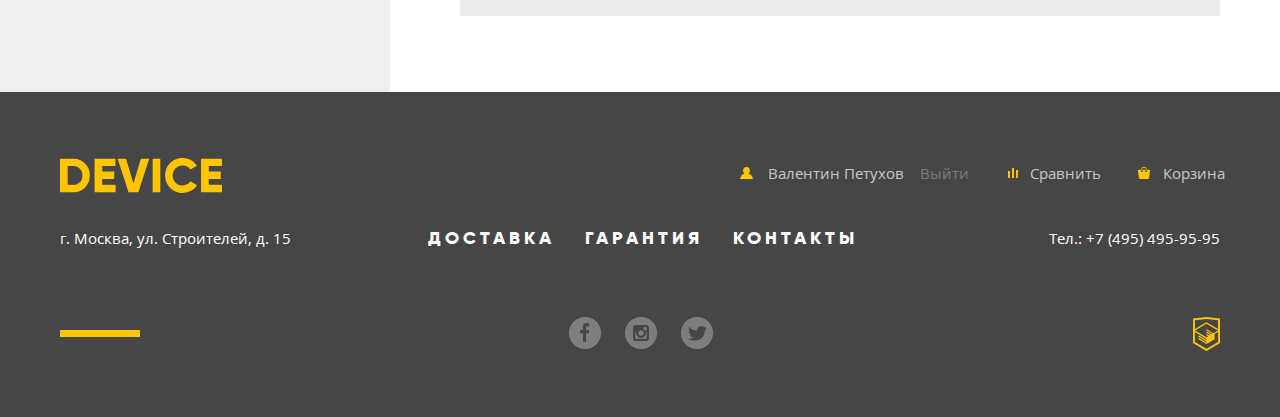
<file: catalog.html>
<!DOCTYPE html>
<html lang="ru">
<head>
	<meta charset="utf-8">
	<title>Каталог интернет магазина Device</title>
	<link rel="stylesheet" href="css/normalize-min.css">
	<link rel="stylesheet" href="css/style-min.css">
</head>
<body>
	<header>
		<div class="container">
			<div class="main-header">
				<div class="logo">
					<a class="header-logo" href="index.html">
						<img src="img/logo-header.svg" alt="Логотип Device" width="162" height="35">
					</a>
				</div>
				<div class="navigation">
					<form class="search-form" action="#" method="get">
						<label class="visually-hidden" for="search">Поиск по сайту</label>
						<input class="input-search" type="text" id="search" name="search" placeholder="Поиск по сайту">
						<button class="find-button" type="submit" name="button">Найти</button>
					</form>
					<ul class="no-style header-list">
						<li class="header-user-profile">
							<a class="user-navigation user-name" href="user-profile-page.html">
								Валентин Петухов
							</a>
						</li>
						<li class="header-profile-close">
							<a class="user-profile-close" href="#">Выйти</a>
						</li>
						<li>
							<a class="user-navigation header-compare" href="compare.html">
								Сравнить
							</a>
						</li>
						<li>
							<a class="user-navigation header-cart" href="cart.html">
								Корзина
							</a>
						</li>
					</ul>
				</div>
				<nav class="main-navigation">
					<ul class="no-style catalog-navigation">
						<li>
							<a class="current catalog-navigation-link">Каталог товаров
							</a>
							<ul class="no-style menu-list">
								<li class="menu-list-option">
									<a class="catalog-navigation-filter" href="#">Виртуальная реальность</a>
									<a class="catalog-navigation-filter" href="#">Моноподы для селфи</a>
									<a class="catalog-navigation-filter" href="#">Экшн-камеры</a>
								</li>
								<li class="menu-list-option">
									<a class="catalog-navigation-filter" href="#">Фитнес-браслеты</a>
									<a class="catalog-navigation-filter" href="#">Умные часы</a>
								</li>
								<li class="menu-list-option">
									<a class="catalog-navigation-filter" href="#">Квадрокоптеры</a>
								</li>
							</ul>
						</li>
					</ul>
					<ul class="no-style info-list">
						<li class="delivery">
							<a class="site-navigation" href="delivery.html">Доставка</a>
						</li>
						<li class="warranty">
							<a class="site-navigation" href="warranty.html">Гарантия</a>
						</li>
						<li class="contacts-link">
							<a class="site-navigation site-navigation-contacts" href="contacts.html">Контакты</a>
						</li>
					</ul>
				</nav>
			</div>
		</div>
	</header>
	<main>
		<div class="container">
			<div class="breadcrumbs-style">
				<h1 class="catalog-title">Моноподы для селфи</h1>
				<ul class="no-style breadcrumbs-list">
					<li class="breadcrumbs-element">
						<a class="breadcrumbs" href="index.html">Главная</a>
					</li>
					<li class="breadcrumbs-element">
						<a class="breadcrumbs" href="catalog.html">Каталог товаров</a>
					</li>
					<li class="breadcrumbs-element">
						<a class="breadcrumbs breadcrumbs-current">Моноподы для селфи</a>
					</li>
				</ul>
			</div>
		</div>
		<section class="catalog-menu-header">
			<div class="filter-header">
				<h3 class="filter-title">Фильтр:</h3>
			</div>
			<div class="sorting-header">
				<h3 class="sorting-title">Сортировка:</h3>
				<div class="sorting">
					<ul class="no-style product-list">
						<li><a class="current-price filter-list" href="#">По цене</a></li>
						<li><a class="filter-list" href="#">По типу</a></li>
						<li><a class="filter-list" href="#">По популярности</a></li>
					</ul>
					<ul class="sorting-arrows">
						<li><a class="up" href="#"></a></li>
						<li><a class="down down-checked" href="#"></a></li>
					</ul>
				</div>
			</div>
		</section>
		<section class="main-content">
			<h2 class="visually-hidden">Фильтр и сортировка каталога товаров</h2>
			<aside class="filter-menu">
				<form class="filter-form" action="#" method="get">
					<fieldset class="price-range-filter">
						<legend class="label">Стоимость</legend>
						<div class="range-filter">
							<div class="range-controls">
								<div class="scale">
									<div class="bar"></div>
								</div>
								<div class="toggle toggle-min"></div>
								<div class="toggle toggle-max"></div>
							</div>
							<div class="price-controls">
								<label class="range-label range-toggle-min" for="price-min">от
									<input class="range-input" type="text" name="price-min" id="price-min" value="0">
								</label>
								<label class="range-label range-toggle-max" for="price-max">до
									<input class="range-input" type="text" name="price-max" id="price-max" value="5000">
								</label>
							</div>
						</div>
					</fieldset>
					<fieldset class="color-filter">
						<legend class="label">Цвет</legend>
						<ul class="no-style filter-option-list">
							<li class="checkbox-container">
								<input class="input" type="checkbox" id="filter-black" name="black" checked>
								<label for="filter-black" class="checkbox-style">Черный</label>
							</li>
							<li class="checkbox-container">
								<input class="input" type="checkbox" id="filter-white" name="white">
								<label for="filter-white" class="checkbox-style">Белый</label>
							</li>
							<li class="checkbox-container">
								<input class="input" type="checkbox" id="filter-blue" name="blue" checked>
								<label for="filter-blue" class="checkbox-style">Синий</label>
							</li>
							<li class="checkbox-container">
								<input class="input" type="checkbox" id="filter-red" name="red" checked>
								<label for="filter-red" class="checkbox-style">Красный</label>
							</li>
							<li class="checkbox-container">
								<input class="input" type="checkbox" id="filter-pink" name="pink">
								<label for="filter-pink" class="checkbox-style">Розовый</label>
							</li>
						</ul>
					</fieldset>
					<fieldset class="blutooth-filter">
						<legend class="label">Blutooth</legend>
						<ul class="no-style blutooth-filter-option">
							<li class="radio-btn-option">
								<input type="radio" class="radio-btn" id="on" name="blutooth-option" checked>
								<label for="on" class="radio-button">Есть</label>
							</li>
							<li class="radio-btn-option">
								<input type="radio" class="radio-btn" id="off" name="blutooth-option">
								<label for="off" class="radio-button">Нет</label>
							</li>
						</ul>
					</fieldset>
					<button class="filter-button show-btn" type="button">Показать</button>
				</form>
			</aside>
			<div class="catalog">
				<h3 class="visually-hidden">Список товаров</h3>
				<ul class="no-style catalog-list">
					<li class="catalog-list-position">
						<p class="items-paragraph">
							<a href="catalog-item-1.html">
								<img src="img/item-1.jpg" width="360" height="380" alt="Любительская селфи-палка">
							</a>
						</p>
						<p class="items-paragraph">
							<a class="all-items" href="catalog-item-1.html">
								<span class="catalog-item">Любительская селфи-палка</span>
								<span class="catalog-item-price">500 руб.</span>
							</a>
						</p>
						<div class="cart-or-compare">
							<a href="#" class="button cart-btn">В корзину</a>
							<a href="#" class="link">Добавить к сравнению</a>
						</div>
					</li>
					<li class="catalog-list-position">
						<p class="items-paragraph">
							<a href="catalog-item-2.html">
								<img src="img/item-2.jpg" width="360" height="380" alt="Профессиональная селфи-палка">
							</a>
						</p>
						<p class="items-paragraph">
							<a class="all-items" href="catalog-item-2.html">
								<span class="catalog-item ci-2">Профессиональная селфи-палка</span>
								<span class="catalog-item-price">1 500 руб.</span>
							</a>
						</p>
						<div class="cart-or-compare">
							<a href="#" class="button cart-btn">В корзину</a>
							<a href="#" class="link">Добавить к сравнению</a>
						</div>
					</li>
					<li class="catalog-list-position">
						<p class="items-paragraph">
							<a href="catalog-item-3.html">
								<img src="img/item-3.jpg" width="360" height="380" alt="Непотопляемая селфи-палка">
							</a>
						</p>
						<p class="items-paragraph">
							<a class="all-items" href="catalog-item-3.html">
								<span class="catalog-item">Непотопляемая селфи-палка</span>
								<span class="catalog-item-price">2 500 руб.</span>
							</a>
						</p>
						<div class="cart-or-compare">
							<a href="#" class="button cart-btn">В корзину</a>
							<a href="#" class="link">Добавить к сравнению</a>
						</div>
					</li>
					<li class="catalog-list-position">
						<p class="items-paragraph catalog-item-new">
							<a href="catalog-item-4.html">
								<img src="img/item-4.jpg" width="360" height="380" alt="Селфи-палка «Следуй за мной»">
							</a>
						</p>
						<p class="items-paragraph">
							<a class="all-items" href="catalog-item-4.html">
								<span class="catalog-item">Селфи-палка «Следуй за мной»</span>
								<span class="catalog-item-price">4 900 руб.</span>
							</a>
						</p>
						<div class="cart-or-compare">
							<a href="#" class="button cart-btn">В корзину</a>
							<a href="#" class="link">Добавить к сравнению</a>
						</div>
					</li>
				</ul>
				<div class="pagination">
					<button class="back-button" type="button">Назад</button>
					<ul class="no-style pagination-style">
						<li><a href="#" class="page-1 pages">1</a></li>
						<li><a href="#" class="pages">2</a></li>
						<li><a href="#" class="pages">3</a></li>
					</ul>
					<button class="forward-button" type="button">Вперед</button>
				</div>
			</div>
		</section>
	</main>
	<footer class="main-footer">
		<div class="container">
			<div class="main-footer-style">
				<a class="footer-logo" href="index.html">
					<svg xmlns="http://www.w3.org/2000/svg" width="162.187" height="34.938" viewBox="0 0 162.187 34.938">
					<path fill="#ffc600" id="logo" d="M199.441,24.416v33.6h13.44a15.561,15.561,0,0,0,11.64-4.824,16.523,16.523,0,0,0,4.68-11.976,16.524,16.524,0,0,0-4.68-11.976,15.561,15.561,0,0,0-11.64-4.824h-13.44Zm7.68,26.208V31.808h5.76a8.559,8.559,0,0,1,6.456,2.568,9.448,9.448,0,0,1,2.472,6.84,9.446,9.446,0,0,1-2.472,6.84,8.557,8.557,0,0,1-6.456,2.568h-5.76Zm34.56-5.952h12v-7.3h-12V31.808h13.2V24.416H234v33.6h21.12V50.624h-13.44V44.672Zm36.1,13.344,10.944-33.6h-8.4l-7.44,24.72-7.44-24.72h-8.4l10.944,33.6h9.792Zm14.3,0h7.68v-33.6h-7.68v33.6ZM330.432,56.6a15.449,15.449,0,0,0,6-5.688l-6.624-3.84a7.456,7.456,0,0,1-3.144,3.024,9.749,9.749,0,0,1-4.632,1.1,9.493,9.493,0,0,1-7.128-2.736,9.945,9.945,0,0,1-2.664-7.248,9.946,9.946,0,0,1,2.664-7.248,9.493,9.493,0,0,1,7.128-2.736,9.787,9.787,0,0,1,4.608,1.08,7.578,7.578,0,0,1,3.168,3.048l6.624-3.84a15.8,15.8,0,0,0-6.048-5.688,17.21,17.21,0,0,0-8.352-2.088A17.061,17.061,0,0,0,304.56,41.216a17.061,17.061,0,0,0,17.472,17.472A17.3,17.3,0,0,0,330.432,56.6Zm17.76-11.928h12v-7.3h-12V31.808h13.2V24.416h-20.88v33.6h21.12V50.624h-13.44V44.672Z" transform="translate(-199.438 -23.75)"/>
					</svg>
				</a>
				<ul class="no-style footer-list footer-list-catalog">
					<li>
						<a class="footer-user-navigation footer-profile" href="user-profile-page.html">
							Валентин Петухов
						</a>
					</li>
					<li>
						<a class="profile-close" href="#">Выйти
						</a>
					</li>
					<li>
						<a class="footer-user-navigation footer-compare-catalog" href="compare.html">
						Сравнить
					</a>
					</li>
					<li>
						<a class="footer-user-navigation footer-cart" href="cart.html">
							Корзина
						</a>
					</li>
				</ul>
			</div>
			<div class="main-footer-middle">
				<address class="address">г. Москва, ул. Строителей, д. 15</address>
				<ul class="no-style footer-list-1">
					<li>
						<a class="site-navigation-footer" href="delivery.html">Доставка</a>
					</li>
					<li>
						<a class="site-navigation-footer" href="warranty.html">Гарантия</a>
					</li>
					<li>
						<a class="site-navigation-footer" href="contacts.html">Контакты</a>
					</li>
				</ul>
				<p class="phone-number">Тел.: +7 (495) 495-95-95</p>
			</div>
			<div class="footer-social">
				<ul class="no-style social-links">
					<li>
						<a class="social facebook" href="#"></a>
					</li>
					<li>
						<a class="social instagram" href="#"></a>
					</li>
					<li>
						<a class="social twitter" href="#"></a>
					</li>
				</ul>
				<span class="logo-link">
					<a class="logo-htmlacademy" href="https://htmlacademy.ru/intensive/htmlcss"></a>
				</span>
			</div>
		</div>
	</footer>
</body>
</html>
</file>
<file: css/style-min.css>
.catalog-navigation-link::after,.search-form::before,.user-name::before,.user-navigation-enter::before{content:""}.feedback-section,.hidden-modal-map,.log-in{box-shadow:0 10px 20px 0 #cfcfcf}.input-login,.inputs{box-sizing:border-box}@font-face{font-family:"Gilroy ExtraBold";src:url(../webfonts/gilroyextrabold.woff2) format("woff2");src:url(../webfonts/gilroyextrabold.woff) format("woff");font-style:normal;font-weight:400}@font-face{font-family:"Gilroy Light";src:url(../webfonts/gilroylight.woff2) format("woff2");src:url(../webfonts/gilroylight.woff) format("woff");font-style:normal;font-weight:400}@font-face{font-family:"Open Sans";src:url(../webfonts/opensans.woff2) format("woff2");src:url(../webfonts/opensans.woff) format("woff");font-style:normal;font-weight:400}@font-face{font-family:"Open Sans Light";src:url(../webfonts/opensanslight.woff2) format("woff2");src:url(../webfonts/opensanslight.woff) format("woff");font-style:normal;font-weight:400}body{margin:0;font-family:"Open Sans",Arial,Verdana,sans-serif;font-size:15px;line-height:30px;color:#464646;background-color:#fff}a{text-decoration:none;color:#000}img{max-width:100%;height:auto}.visually-hidden{display:none}.catalog-navigation-link,.feedback,.filter-list,.info,.input-search,.input-search:focus+.find-button,.input-style,.textarea-style{display:inline-block;vertical-align:middle}.main-header{background-color:#f7e296;padding:0 60px 45px;margin-bottom:46px}.main-header-index{margin-bottom:35px}.catalog-navigation-filter:hover,.catalog-navigation-link:hover,.site-navigation:hover,.user-navigation:hover{color:rgba(0,0,0,.6)}.footer-logo:hover,.header-logo:hover{opacity:.6}.footer-logo:active,.header-logo:active{opacity:.3}.catalog-navigation-filter:active,.catalog-navigation-link:active,.site-navigation:active,.user-navigation:active,.user-profile-close{color:rgba(0,0,0,.3)}.catalog-item,.catalog-navigation-link,.label,.modal-enter,.modal-feedback,.modal-login,.modal-send,.popular-link,.site-navigation{font-family:"Gilroy ExtraBold",Arial,Verdana,serif;font-size:18px;line-height:24px;color:#000}.site-navigation-contacts{padding-left:105px}.catalog-navigation-link,.site-navigation{text-transform:uppercase;letter-spacing:4px}.catalog-navigation-link{position:relative;padding-right:21px}.catalog-navigation-link::after{position:absolute;top:4px;right:0;width:16px;height:16px;background:url(../img/plus.png) no-repeat}.catalog-item-price{font-family:"Gilroy Light",Arial,Verdana,sans-serif;font-size:16px;line-height:24px;color:#000}.catalog-navigation-filter{font-family:"Open Sans",Arial,Verdana,sans-serif;font-size:15px;line-height:36px;color:#000}.button,.feedback,.filter-button,.info,.modal-close,.modal-enter,.modal-send,.sales{font-size:18px;color:#000;font-family:"Gilroy ExtraBold",Arial,Verdana,serif;text-transform:uppercase}.filter-button,.modal-close,.modal-enter,.modal-send{display:inline-block;vertical-align:middle;line-height:normal;letter-spacing:5px;background-image:linear-gradient(to bottom,#fff 45%,#f0c52e 40%,#f0c52e 60%,#fff 55%);border:none;min-height:40px}.filter-button:hover,.modal-close:hover,.modal-enter:hover,.modal-send:hover{background:#f0c52e}.filter-button{background-image:linear-gradient(to bottom,#eee 45%,#f0c52e 40%,#f0c52e 60%,#eee 55%)}.button,.feedback,.info{background-image:linear-gradient(to bottom,#fff 45%,#f0c52e 40%,#f0c52e 60%,#fff 55%)}.button,.feedback,.info,.sales{line-height:24px;letter-spacing:3px}.info{padding:8px 22px}.feedback{padding:8px 41px}.button:hover{color:#000;background:#f0c52e}.link:hover{color:#000}.link:active{color:rgba(0,0,0,.2)}.button:active,.feedback:active,.info:active{background:#f0c52e;color:rgba(0,0,0,.3)}.feedback:hover,.info:hover{background:#f0c52e}.catalog-title,.credit-head,.delivery-head,.title,.warranty-head{font-family:"Gilroy ExtraBold",Arial,Verdana,serif;font-size:47px;color:#000}.breadcrumbs{font-family:"Open Sans",Arial,Verdana,sans-serif;font-size:14px;line-height:24px;color:rgba(0,0,0,.3)}.back-button,.filter-title,.forward-button,.pages,.sorting-title{font-family:"Gilroy ExtraBold",Arial,Verdana,serif;font-size:16px;line-height:24px}.breadcrumbs:hover{color:rgba(0,0,0,.6)}.breadcrumbs:active{color:rgba(0,0,0,.1)}.back-button,.filter-title,.forward-button,.sorting-title{color:#000;text-transform:uppercase;letter-spacing:3px}.back-button,.forward-button,.pages{background-color:#ebebeb}.back-button:hover,.forward-button:hover{background-color:#d9d9d9}.back-button:active,.forward-button:active{background-color:#d9d9d9;color:rgba(0,0,0,.3)}.pages{color:rgba(0,0,0,.3)}.blutooth-filter-option,.filter-list,.filter-option-list{font-size:14px;font-family:"Open Sans",Arial,Verdana,sans-serif}.page-1{color:#000}.pages:hover{color:rgba(0,0,0,.6)}.pages:active{color:#000}.blutooth-filter-option,.filter-option-list{line-height:40px;color:#000}.blutooth-filter-option:disabled,.filter-option-list:disabled{color:rgba(166,166,166,0)}.filter-list{line-height:18px;color:rgba(0,0,0,.3)}.filter-list:hover{color:rgba(0,0,0,.6)}.current-price,.filter-list:active{color:#000}.no-style{list-style:none}.main-footer{background-color:#464646;color:#fff;padding-top:66px;padding-bottom:66px}.footer-user-navigation{color:rgba(255,255,255,.7)}.footer-user-navigation:hover{color:#fff}.footer-user-navigation:active,.profile-close{color:rgba(255,255,255,.3)}.site-navigation-footer{font-family:"Gilroy ExtraBold",Arial,Verdana,serif;font-size:18px;color:#fff;line-height:24px;text-transform:uppercase;letter-spacing:4px}.site-navigation-footer:hover{color:rgba(255,255,255,.7)}.site-navigation-footer:active{color:rgba(255,255,255,.3)}.input-style{font-family:"Open Sans",Arial,Verdana,sans-serif;font-size:14px;line-height:18px;color:rgba(70,70,70,.4);background-color:#f2f2f2;border:3px solid transparent;min-height:50px;padding-left:15px}.find-button,.input-search{font-family:"Open Sans",Arial,Verdana,sans-serif;font-size:15px;line-height:30px}.textarea-style{padding-top:15px;padding-bottom:15px}.input-style:hover{background-color:#ebebeb}.input-style:focus{color:#464646;background-color:#fff;border:3px solid #f7e296}.input-style:invalid{background-color:#f6dada}.input-search{width:316px;height:49px;padding-left:39px;background:0 0;border-style:none;border-bottom:2px solid transparent}.input-search:hover::placeholder{color:rgba(0,0,0,.6)}.input-search:hover:-ms-input-placeholder{color:rgba(0,0,0,.6)}.input-search:hover::-ms-input-placeholder{color:rgba(0,0,0,.6)}.input-search:focus{border-bottom:2px solid #000;outline:0}.input:focus+.checkbox-style,.radio-btn:focus+.radio-button{outline:#464646 dotted 3px}.input-search::placeholder{color:rgba(0,0,0,.3)}.input-search:-ms-input-placeholder{color:rgba(0,0,0,.3)}.input-search::-ms-input-placeholder{color:rgba(0,0,0,.3)}.input-search:focus::placeholder{color:#000;opacity:1}.input-search:focus:-ms-input-placeholder{color:#000}.input-search:focus::-ms-input-placeholder{color:#000}.search-form{position:relative;display:flex;align-items:flex-end;width:440px}.search-form::before{position:absolute;top:17px;left:3px;width:16px;height:16px;background:url(../img/search.svg) no-repeat}.find-button{display:none;width:85px;height:49px;margin-top:-12px;color:#000;background-color:#f7e296;border:2px solid #000}.find-button:hover{color:#fff;background-color:#000;border:none}.find-button:active{color:#fff;background-color:rgba(0,0,0,.3);border:none}.container{width:1160px;padding:0 20px;margin:0 auto}.logo{margin-top:39px}.header-logo{position:relative;top:-15px}.logo-index{top:-17px}.navigation{display:flex;align-items:center;margin-bottom:23px;margin-top:-10px}.header-list{display:flex;width:500px;margin:0 0 0 auto;padding:0;justify-content:space-between}.user-navigation-enter{position:relative;margin-left:auto;margin-right:197px;padding-left:25px}.index-perfect{margin-right:175px}.user-navigation-enter::before{width:15px;height:10px;position:absolute;top:5px;left:0;background-image:url(../img/user.svg);background-repeat:no-repeat;background-position:0 0}.header-cart:hover::before,.header-compare:hover::before,.user-name:hover::before,.user-navigation-enter:hover::before{opacity:.6}.header-cart:active::before,.header-compare:active::before,.user-name:active::before,.user-navigation-enter:active::before{opacity:.3}.user-name{position:relative;padding-left:25px;margin-right:17px}.user-name::before{position:absolute;top:3px;left:0;width:13px;height:12px;background:url(../img/user.svg) no-repeat}.header-profile-close{margin-left:-30px;margin-right:17px}.header-cart,.header-compare{position:relative;padding-left:25px}.header-cart::before,.header-compare::before{position:absolute;content:""}.header-compare::before{top:5px;left:6px;width:10px;height:10px;background:url(../img/compare.svg) no-repeat}.header-cart::before{top:3px;left:5px;width:12px;height:12px;background:url(../img/cart.svg) no-repeat}.main-navigation{display:flex;margin-bottom:2px}.catalog-navigation{position:relative;display:flex;width:265px;margin:0 275px 0 0;padding:0}.info-list{display:flex;margin:0 0 0 auto;padding:0;width:500px}.delivery{margin-right:31px}.warranty-index{margin-right:105px}.contacts-link{margin-left:auto}.menu-list{display:none;position:absolute;top:30px;left:-60px;width:1100px;min-height:115px;margin:0;padding:35px 0 45px 60px;background-color:#f8e296;z-index:15}.catalog-navigation:hover .menu-list,.information{display:flex}.menu-list-option{display:flex;flex-direction:column;margin-right:59px}.menu-list-option:nth-of-type(2){margin-right:77px}.information{margin-bottom:82px;justify-content:space-between}.about-us{width:500px}.contacts{width:560px}.title-information::before{content:"";position:absolute;top:14px;left:0;display:inline-block;vertical-align:middle;width:80px;height:7px;background-color:#000}.contacts,.footer-list,.social-links{position:relative}.title-information{position:relative;margin:0 0 41px;padding:66px 0 0;line-height:48px}.list{margin:0 0 55px;padding:0 0 0 16px;font-family:"Gilroy ExtraBold",Arial,Verdana,sans-serif;font-size:16px;line-height:40px;color:#000;list-style:circle}.marker{padding-left:19px}.paragraph{margin:0;padding:0}.paragraph-1{margin-bottom:29px}.paragraph-before-map{margin-bottom:39px}.paragraph-2{margin-bottom:67px}.modal-map{margin-bottom:61px;cursor:pointer}.main-footer-style{display:flex;justify-content:space-between;margin-bottom:21px}.footer-list,.footer-list-1,.social-links{margin:0;padding:0}.footer-list{display:flex;width:360px}.footer-list-catalog{display:flex;width:480px}.main-footer-middle{display:flex;justify-content:space-between;margin-bottom:64px}.footer-list-1{display:flex;flex-wrap:wrap;width:430px;justify-content:space-between}.address{width:300px;font-style:normal;margin-right:5px}.phone-number{margin:0;padding-left:0;width:300px;text-align:right}.footer-social{display:flex;justify-content:space-between}.social-links{display:flex;flex-wrap:wrap;width:1000px;justify-content:center;padding-left:100px;margin-right:47px}.footer-user-enter::before,.social-links::before{content:"";position:absolute}.social-links::before{top:0;left:0;display:inline-block;vertical-align:middle;margin-top:13px;width:80px;height:7px;background-color:#ffc600}.footer-user-enter{display:inline-block;vertical-align:top;width:77px;padding-left:28px;margin-right:42px;text-align:right}.footer-compare,.footer-compare-catalog{padding-left:22px;text-align:left;display:inline-block;vertical-align:top}.footer-user-enter::before{top:9px;left:35px;width:13px;height:12px;background:url(../img/user-footer.svg) no-repeat}.footer-compare-catalog::before,.footer-compare::before{content:"";position:absolute;top:10px;height:10px;background:url(../img/compare-footer.svg) no-repeat}.footer-cart:hover::before,.footer-compare-catalog:hover::before,.footer-compare:hover::before,.footer-profile:hover::before,.footer-user-enter:hover::before{opacity:.6}.footer-cart:active::before,.footer-compare-catalog:active::before,.footer-compare:active::before,.footer-profile:active::before,.footer-user-enter:active::before,.social{opacity:.3}.footer-compare::before{left:148px;width:10px}.footer-compare{width:90px}.footer-compare-catalog::before{right:202px;width:10px}.footer-cart::before,.footer-profile::before{position:absolute;top:9px;height:12px;content:""}.footer-compare-catalog{width:90px}.footer-cart::before{right:70px;width:12px;background:url(../img/cart-footer.svg) no-repeat}.footer-cart{display:inline-block;vertical-align:top;width:75px;padding-left:30px;text-align:right}.footer-profile,.profile-close{text-align:left;display:inline-block;vertical-align:top}.footer-profile::before{left:0;width:13px;background:url(../img/user-footer.svg) no-repeat}.footer-profile{width:152px;padding-left:28px}.profile-close{width:88px}.social{display:inline-block;vertical-align:top;width:34px;height:32px;margin-right:22px;background:url(../img/sprite.png) no-repeat}.catalog-title,.checkbox-style::before,.down,.filter-title,.radio-button::before,.up{vertical-align:middle}.instagram{background-position:-55px 0}.twitter{background-position:-109px 0}.logo-htmlacademy:hover,.social:hover{opacity:.6}.social:active{opacity:.1}.logo-htmlacademy:active{opacity:.3}.logo-htmlacademy{display:block;width:27px;height:34px;background:url(../img/logo-html.svg) no-repeat}.breadcrumbs-style{display:flex;flex-direction:column;padding-left:60px;margin-bottom:43px}.catalog-title{display:inline-block;margin:0 0 29px}.breadcrumbs-list{display:flex;margin:0;padding:0}.breadcrumbs-element{position:relative;padding-right:37px}.breadcrumbs-element a[href]::after,.breadcrumbs-element a[href]::before{content:"";position:absolute;width:5px;height:1px;background-color:#000}.breadcrumbs-element a[href]::after{top:14px;right:19px;transform:rotate(45deg)}.breadcrumbs-element a[href]::before{top:17px;right:19px;transform:rotate(-45deg)}.breadcrumbs-current{padding-right:17px}.main-content{display:flex}.catalog-menu-header{display:flex;padding:0;background-color:#efefef}.filter-header{width:calc(50% - 250px);margin:0;text-align:right;background-color:#dcdcdc}.sorting-header{display:flex;justify-content:space-between;width:830px;margin:0;padding:0}.blutooth-filter-option,.filter-option-list,.product-list{margin:0;padding:0}.filter-menu{display:flex;flex-direction:column;align-items:flex-end;width:calc(50% - 250px);margin:0;padding:70px 0 0;background-color:#efefef}.filter-title{display:inline-block;margin-top:0;padding:23px 181px 0 0}.filter-title,.sorting-title{font-weight:400}.filter-form{display:flex;flex-direction:column;width:200px;padding-right:70px}.label{width:100%;padding-top:10px;padding-bottom:17px;border-top:2px solid #000}.color-filter{border:none;min-height:286px;padding:0}.input{position:absolute;opacity:0}.checkbox-container{position:relative}.checkbox-style::after,.checkbox-style::before{position:absolute;content:""}.checkbox-style{padding-left:35px}.checkbox-style::before{top:9px;left:-3px;display:inline-block;cursor:pointer;width:19px;height:19px;border:2px solid #000;border-radius:3px}.checkbox-style::after{display:none;top:5px;left:5px;border:solid #000;border-width:0 5px 5px 0;padding:8px 4px;transform:rotate(45deg)}.checkbox-style:hover,.checkbox-style:hover::after,.checkbox-style:hover::before{border-color:rgba(0,0,0,.6);color:rgba(0,0,0,.6)}.checkbox-style:active,.checkbox-style:active::after,.checkbox-style:active::before{border-color:#000;color:#000}.input:checked~.checkbox-style::after{display:block}.input:checked~.checkbox-style:active::before{border:2px solid #000}.input:disabled~.checkbox-style,.input:disabled~.checkbox-style::after,.input:disabled~.checkbox-style::before{border-color:rgba(0,0,0,.3);color:rgba(0,0,0,.3)}.blutooth-filter{border:none;min-height:165px;padding:0}.radio-btn-option{position:relative}.radio-btn{position:absolute;opacity:0}.radio-button{padding-left:35px}.radio-button::before{content:"";position:absolute;top:7px;left:-4px;display:inline-block;cursor:pointer;width:16px;height:15px;border:5px solid #000;border-radius:50%}.radio-button::after{display:none;content:"";position:absolute;top:15px;left:4px;cursor:pointer;width:9px;height:9px;background-color:#000;border-radius:50%}.radio-btn:checked+.radio-button::after{display:inline-block;vertical-align:middle}.radio-btn:checked+.radio-button:hover::after{background-color:rgba(0,0,0,.6)}.radio-button:hover{color:rgba(0,0,0,.6)}.radio-btn:checked+.radio-button:hover::before,.radio-button:hover::before{border:5px solid rgba(0,0,0,.6)}.radio-btn:checked+.radio-button:active::before,.radio-button:active::before{border:5px solid #000}.radio-button:active::after{background-color:#000}.radio-btn:disabled+.radio-button::after{background-color:rgba(0,0,0,.25)}.radio-btn:disabled+.radio-button::before{border:5px solid rgba(0,0,0,.25)}.catalog{display:flex;flex-direction:column;width:760px;padding-left:70px;padding-top:70px}.sorting{display:flex;width:760px;padding:0;margin:0}.product-list{display:flex;flex-wrap:wrap;justify-content:space-between;width:287px;margin:0 32px 0 0;padding:18px 0 0;min-height:52px}.sorting-title{width:180px;text-align:left;padding:23px 0 0 73px;margin:0 55px 0 0}.sorting-arrows{display:flex;width:240px;list-style:none;padding:0;margin:0;justify-content:flex-end;align-items:center}.down,.up{display:inline-block;margin-left:20px;border-left:5px solid transparent;border-right:5px solid transparent}.up{border-bottom:10px solid #c3c2c2}.down{border-top:10px solid #c3c2c2}.up:hover{border-bottom:10px solid #a7a5a6}.down:hover{border-top:10px solid #a7a5a6}.up:active{border-bottom:10px solid #231f20}.down:active{border-top:10px solid #231f20}.down-checked{border-top:10px solid #000}.catalog-list{display:flex;flex-wrap:wrap;margin:0 0 -6px;padding:0;justify-content:space-between}.all-items{display:flex;justify-content:space-between;margin:0;padding:0}.catalog-item{width:260px;padding-top:24px;min-height:91px}.catalog-item-new{position:relative}.catalog-item-new::before{content:"new";position:absolute;top:52px;right:43px;color:rgba(0,0,0,.2);font-family:"Gilroy ExtraBold",Arial,Verdana,serif;font-size:14px;line-height:24px;text-transform:uppercase}.catalog-item-new::after,.feedback-close,.hidden-modal-map,.map-close,.slider-label::after,.white-line::after{content:""}.catalog-item-new::after{position:absolute;top:34px;right:30px;display:block;width:55px;height:55px;border-radius:50%;border:2px solid rgba(0,0,0,.2)}.ci-2{width:180px}.catalog-item-price{width:80px;margin-top:24px;text-align:right}.cart-btn,.link{display:inline-block;text-align:center;width:200px;vertical-align:middle}.items-paragraph{margin:0;padding:0}.cart-or-compare{flex-direction:column;margin:0}.cart-btn{min-height:35px;background-image:linear-gradient(to bottom,transparent 45%,#f0c52e 40%,#f0c52e 60%,transparent 55%);padding-top:15px;margin-bottom:15px}.link{font-family:"Open Sans",Arial,Verdana,sans-serif;font-size:13px;line-height:20px;color:rgba(0,0,0,.5)}.catalog-list-position{position:relative}.catalog-list-position:hover .cart-or-compare{display:block}.cart-or-compare{display:none;position:absolute;top:0;left:0;width:200px;height:80px;padding:150px 80px;background-color:rgba(238,238,238,.7);z-index:3}.pagination{display:flex;justify-content:space-between;background-color:#ebebeb;margin-bottom:76px}.back-button,.forward-button{width:133px;height:70px;border:none}.pagination-style{display:flex;width:114px;height:70px;justify-content:space-around;align-items:center;margin:0;padding:0}.feedback-section{display:none;position:fixed;top:20%;left:22%;width:960px;min-height:553px;background-color:#fff;z-index:4}.feedback-column,.write-us{display:flex}.feedback-close,.feedback-close:hover,.map-close,.map-close:hover{background:url(../img/modal-close.svg) no-repeat;cursor:pointer}.write-us{position:relative;flex-direction:column;width:760px;height:372px;padding:95px 100px 86px}.modal-feedback{display:flex;flex-direction:column;width:360px;margin:0;padding:0}.name{margin-right:40px}.inputs{min-height:50px}.inputs-label,.sales,.textarea-label{min-height:30px}.feedback-textarea{margin-top:33px;width:760px;margin-bottom:50px}.modal-send{width:200px}.modal-close,.modal-enter{width:145px}.hidden-modal-map{display:none;position:fixed;top:50%;right:50%;height:559px;transform:translate(50%,-50%);z-index:6}.feedback-close,.map-close{position:absolute;top:25px;right:20px;width:55px;height:55px;opacity:.5;z-index:7;font-size:0}.feedback-close{top:20px;right:20px}.modal-controls{display:flex;justify-content:space-between}.log-in{display:none;position:fixed;top:15%;right:25%;width:420px;background-color:#fff;z-index:15}.slider,.white-line{position:relative}.popup-login{display:flex;flex-direction:column;width:300px;padding:20px 60px}.modal-login{display:flex;flex-direction:column}.slider{overflow:hidden;margin-bottom:93px;margin-top:-45px;background-image:linear-gradient(to bottom,#f7e296 24%,#fff 24%,#fff 76%)}.white-line::after{position:absolute;top:50px;left:600px;display:inline-block;vertical-align:middle;width:100px;height:7px;background-color:#fff;z-index:10}.slider-slides{display:flex;justify-content:space-between}.slider-inner{width:300%}.slider-slides-1,.slider-slides-2,.slider-slides-3{width:1160px;height:500px;float:left}.img-info{width:560px;position:relative}.slide-img{width:470px}.slide-img-1{padding-left:90px}.slide-img-2{padding-left:115px}.slide-img-3{padding-left:30px}.slider-radio{display:none}.slider-controls{display:flex;width:80px;justify-content:space-between}.slider-controls .slider-label{position:relative;top:336px;left:1000px;display:inline-block;vertical-align:middle;margin:0;width:10px;height:10px;border:1px solid #000;border-radius:50%;cursor:pointer;z-index:15}.slider-label::after{position:absolute;top:26%;left:25%;display:none;margin:0;width:3px;height:3px;border:1px solid #000;border-radius:50%}.slider-head,.slider-radio-1:checked~.slider-controls .slider-label[for=btn-1]::after,.slider-radio-2:checked~.slider-controls .slider-label[for=btn-2]::after,.slider-radio-3:checked~.slider-controls .slider-label[for=btn-3]::after{display:inline-block;vertical-align:middle}.slider-radio-1:checked~.slider-slides-1{transform:translate(0)}.slider-radio-2:checked~.slider-slides-1,.slider-radio-2:checked~.slider-slides-2,.slider-radio-3:checked~.slider-slides-1{transform:translate(-1160px)}.slider-radio-3:checked~.slider-slides-3{transform:translate(-2320px)}.slider-head{font-family:"Gilroy ExtraBold",Arial,Verdana,serif;font-size:47px;line-height:56px;color:#000;margin:80px 0 18px;padding:0;position:relative;z-index:2}.slider-head-one::after{content:"01";position:absolute;top:-13px;left:330px;font-family:"Gilroy ExtraBold",Arial,Verdana,serif;font-size:179.2px;color:#fff;line-height:179.2px}.slider-head-three::after,.slider-head-two::after{position:absolute;top:-13px;left:300px;font-family:"Gilroy ExtraBold",Arial,Verdana,serif;font-size:179.2px;color:#fff;line-height:179.2px}.slider-head-two::after{content:"02"}.slider-head-three::after{content:"03"}.slider-text{margin:0 0 43px;padding:0;max-height:90px;overflow:auto}.property-info{position:relative;margin:0 0 48px;padding:8px 43px}.item-property-style{font-family:"Gilroy Light",Arial,Verdana,sans-serif;font-size:36px;line-height:48px;color:#000}.item-property-name{font-family:"Open Sans",Arial,Verdana,sans-serif;font-size:13px;line-height:20px}.item-property{border-collapse:collapse;margin:0;padding:0 75px 5px 0;text-align:left}.popular-menu{margin-bottom:80px}.popular-menu-list{display:flex;flex-wrap:wrap;justify-content:space-between;margin:0;padding:0;list-style:none}.popular-menu-img{display:flex;width:160px;height:160px;background-color:#f7e296;margin-bottom:33px;justify-content:center;align-items:center;fill:#363636}.popular-monopod{align-items:flex-end}.popular-link{display:inline-block;vertical-align:top;width:160px}.popular-link:hover .popular-menu-img{background-color:#f0c52e}.popular-link:active{color:rgba(0,0,0,.3)}.popular-link:active .populars{fill:rgba(54,54,54,.3)}.purchase-delivery-credit{display:flex;margin-bottom:95px;background-image:linear-gradient(to bottom,#fff 26%,#e5e5e5 26%,#e5e5e5 75%);justify-content:center}.sales-left-column{display:flex;margin-bottom:68px}.decor-line,.sales{display:inline-block}.sales-list{margin:0;padding:81px 0 0}.sales{vertical-align:top;min-width:160px;padding:8px 0 0;margin:0 0 25px;text-align:center;background-image:linear-gradient(to bottom,#e5e5e5 45%,#f0c52e 40%,#f0c52e 60%,#e5e5e5 55%)}.sales:hover{background:#f0c52e}.sales-delivery,.sales:active{display:inline-block;vertical-align:middle;width:258px;min-height:30px;background:#000;color:#f7e184;padding-left:20px;padding-top:8px;text-align:left}.decor-line{vertical-align:middle;width:7px;min-height:319px;background-color:#000;margin:0 117px 0 0;padding:0}.sales-info{width:300%;padding-top:82px}.sales-info-delivery{background:url(../img/delivery.png) 89% 85px no-repeat;width:760px}.sales-info-warranty{display:none;background:url(../img/warranty.png) 89% 89px no-repeat;width:760px}.sales-info-credit{background:url(../img/credit.png) 89% 89px no-repeat;width:760px;display:none}.credit-head,.credit-text,.delivery-head,.delivery-text,.warranty-head,.warranty-text{display:inline-block;vertical-align:middle;width:500px;margin:0;padding:0 60px 0 0}.credit-text,.delivery-text,.warranty-text{max-height:150px;overflow:auto}.credit-head,.delivery-head,.warranty-head{margin-bottom:40px}.partners-list{display:flex;flex-wrap:wrap;justify-content:space-between;margin:0 0 70px;padding:0}.link-to-partner{width:260px;filter:grayscale(100%);opacity:.2}.link-to-partner:hover{filter:none;opacity:1}.price-range-filter{position:relative;border:none;padding:0}.range-controls{position:relative;padding-top:20px;padding-bottom:5px}.range-controls .scale{height:2px;background:#d7dcde}.range-controls .bar{width:60%;height:2px;background:#00ca74}.range-controls .toggle{position:absolute;top:10px;left:0;width:4px;height:4px;padding:0;border:8px solid #fff;background-color:#ababab;box-shadow:0 2px 1px 0 #cfcfcf;border-radius:50%;cursor:pointer}.range-controls .toggle-min{left:-7px}.range-controls .toggle-max{left:105px}.price-controls{font-family:"Gilroy Light",Arial,Verdana,sans-serif;font-size:14px;line-height:24px;padding-bottom:35px}.range-label{display:inline-block;vertical-align:middle;color:rgba(0,0,0,.2)}.range-input{width:50px;border:none;background-color:#eee;color:rgba(0,0,0,.2);padding-right:15px}@keyframes shake{0%,100%{transform:translateX(0)}10%,30%,50%,70%,90%{transform:translateX(-10px)}20%,40%,60%,80%{transform:translateX(10px)}}@keyframes softshadow{0%{box-shadow:0 5px 500px 0 #e5e5e5}20%{box-shadow:0 10px 400px 0 #e5e5e5}40%{box-shadow:0 10px 300px 0 #e5e5e5}60%{box-shadow:0 10px 200px 0 #e5e5e5}80%{box-shadow:0 10px 100px 0 #e5e5e5}100%{box-shadow:0 10px 20px 0 #e5e5e5}}@keyframes scale{0%{transform:scale(1.5)}100%{transform:scale(1)}}.modal-show{display:block;animation:scale .6s}.modal-error{animation:shake .6s}.modal-show-map{display:block;animation:softshadow .6s}
</file>
